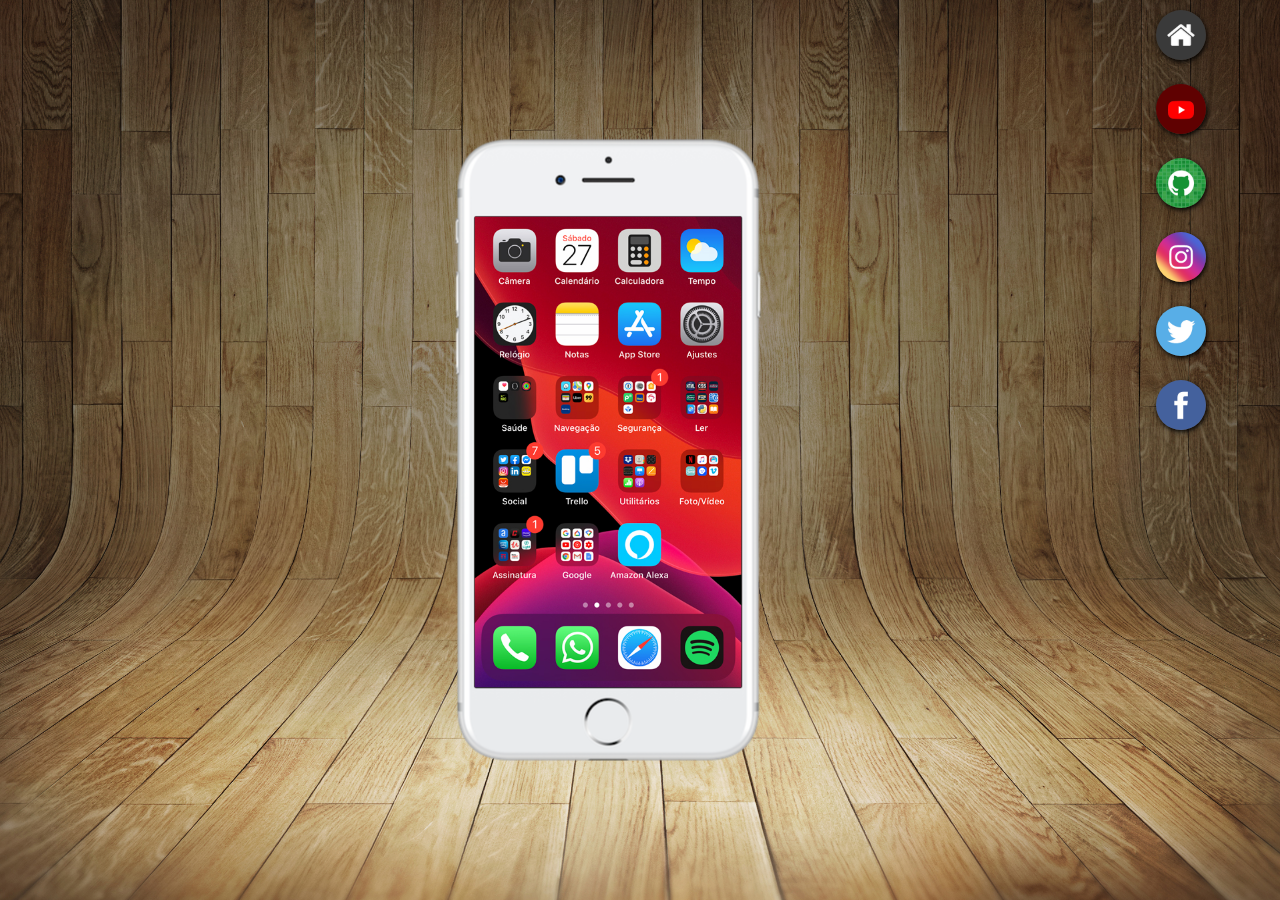
<file: index.html>
<!DOCTYPE html>
<html lang="pt-br">
<head>
    <meta charset="UTF-8">
    <meta http-equiv="X-UA-Compatible" content="IE=edge">
    <meta name="viewport" content="width=device-width, initial-scale=1.0">
    <title>Projeto Redes Sociais</title>
    <link rel="shortcut icon" href="favicon.ico" type="image/x-icon">
    <link rel="stylesheet" href="estilos/style.css">
</head>
<body>
    <main>
        <section id="telefone">
            <iframe src="home.html" frameborder="0" name="tela" id="tela">Seu navegador não é compativel :(</iframe>
        </section>
        <section id="redes-sociais">
            <a href="home.html" target="tela">
                <img src="imagens/logo-home.jpg" alt="Home"></a><br>

            <a href="youtube.html" target="tela">
                <img src="imagens/logo-youtube.jpg" alt="Youtube"></a><br>

            <a href="github.html" target="tela">
                <img src="imagens/logo-github.jpg" alt=""></a><br>

            <a href="instagram.html" target="tela">
                <img src="imagens/logo-instagram.jpg" alt=""></a><br>

            <a href="twitter.html" target="tela">
                <img src="imagens/logo-twitter.jpg" alt=""></a><br>

            <a href="facebook.html" target="tela">
                <img src="imagens/logo-facebook.jpg" alt=""></a><br>

        </section>
    </main>
    
</body>
</html>
</file>
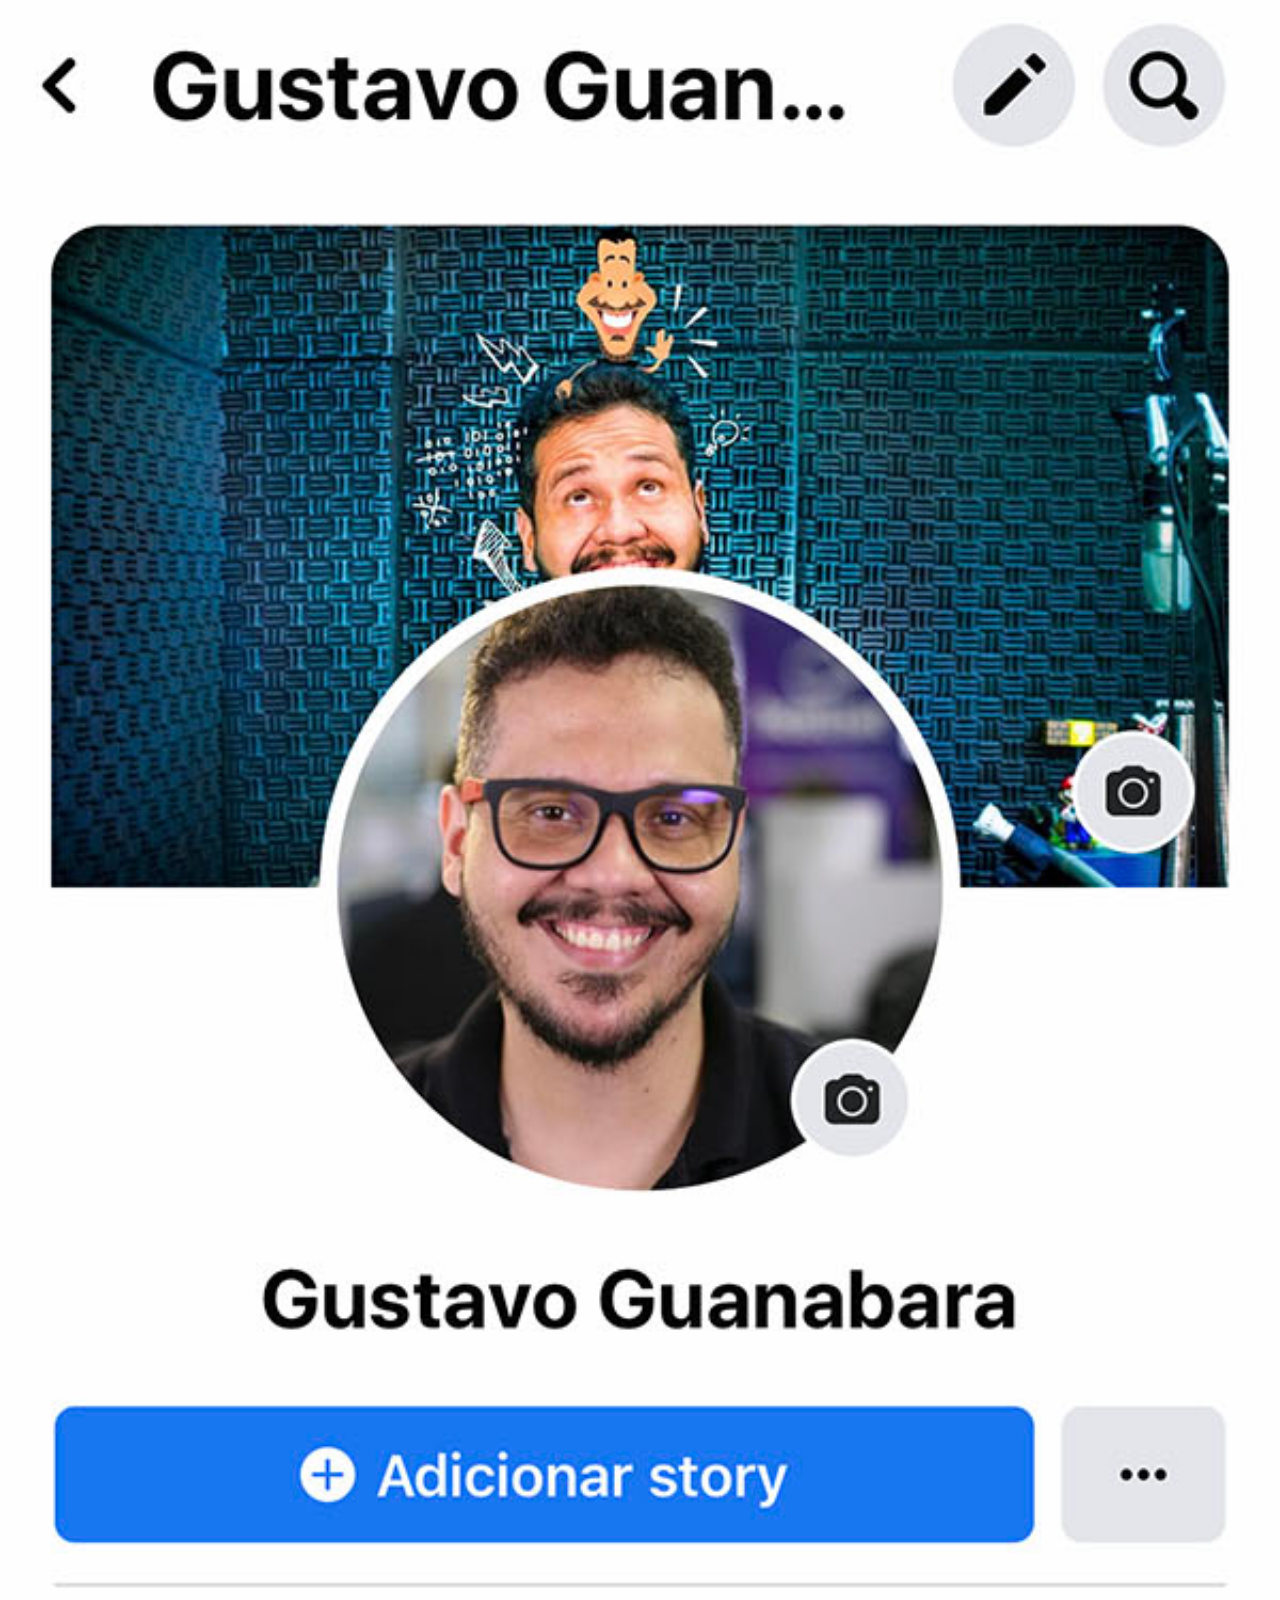
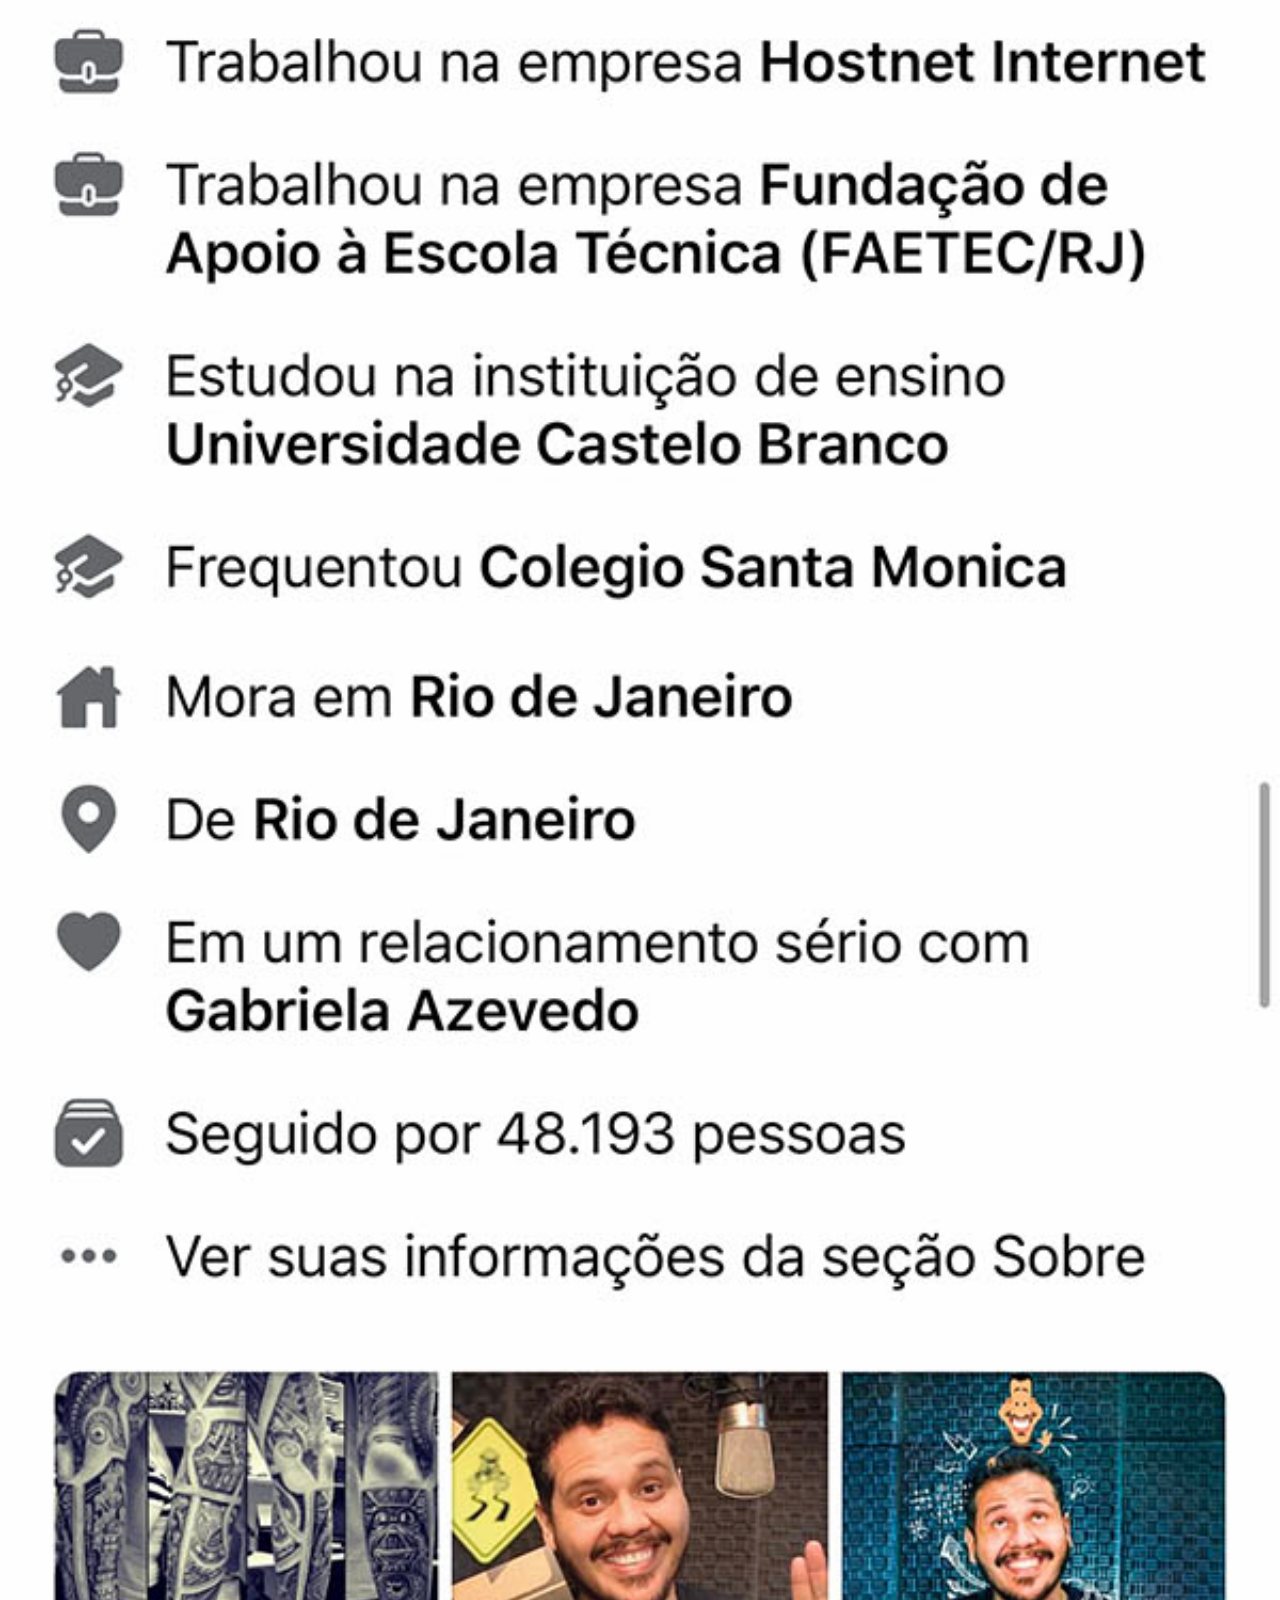
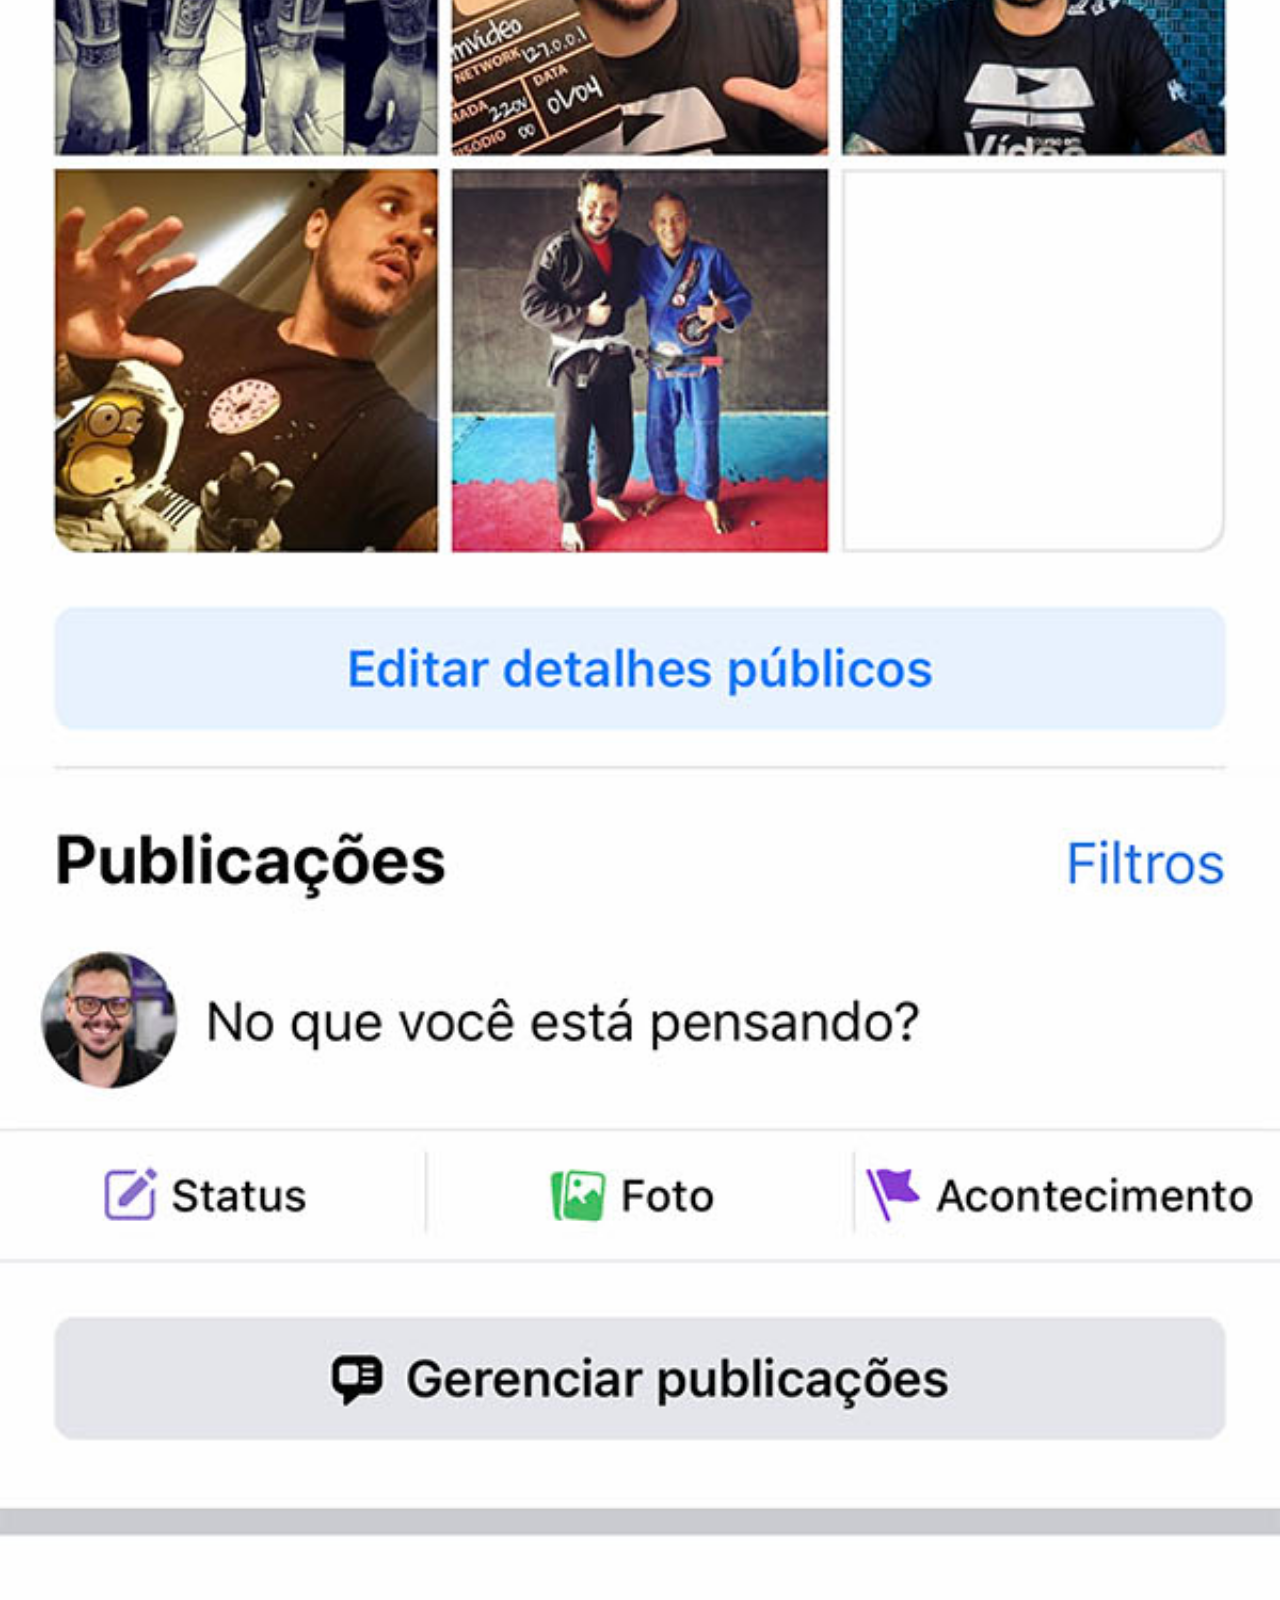
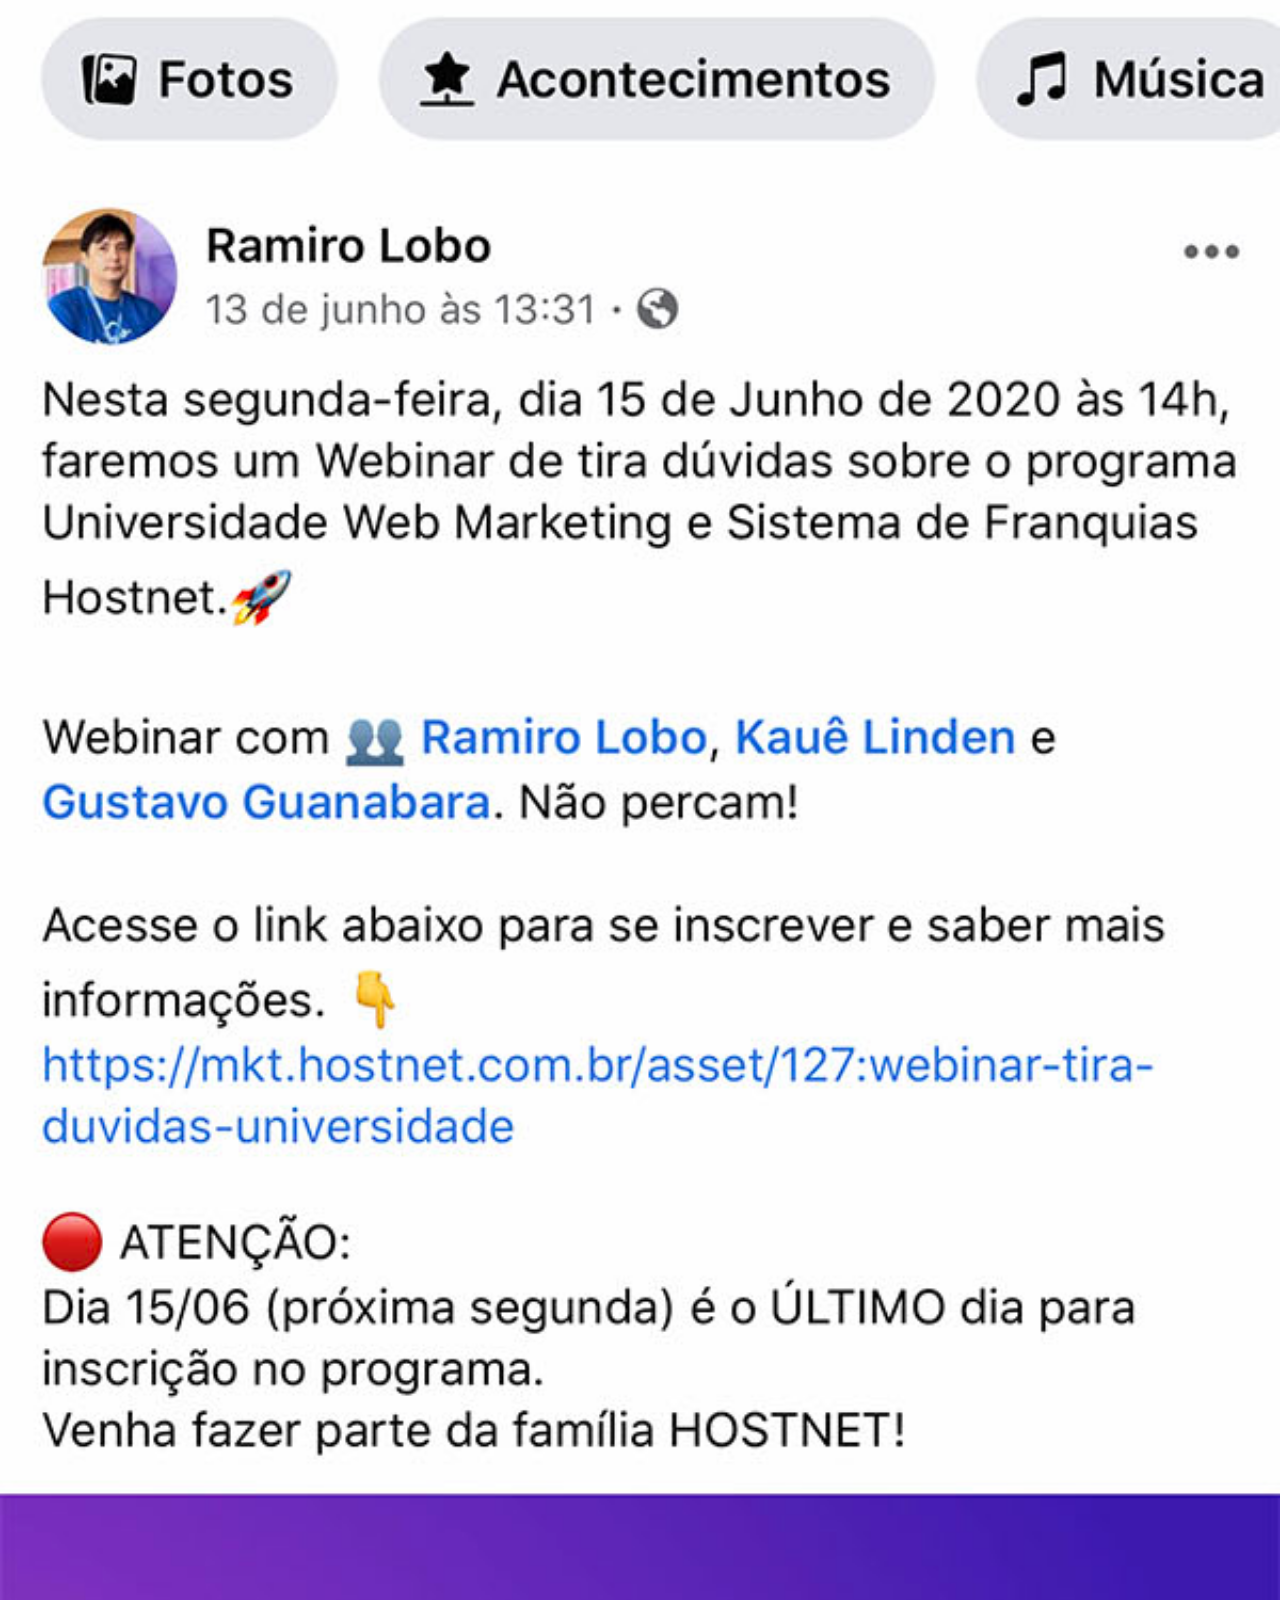
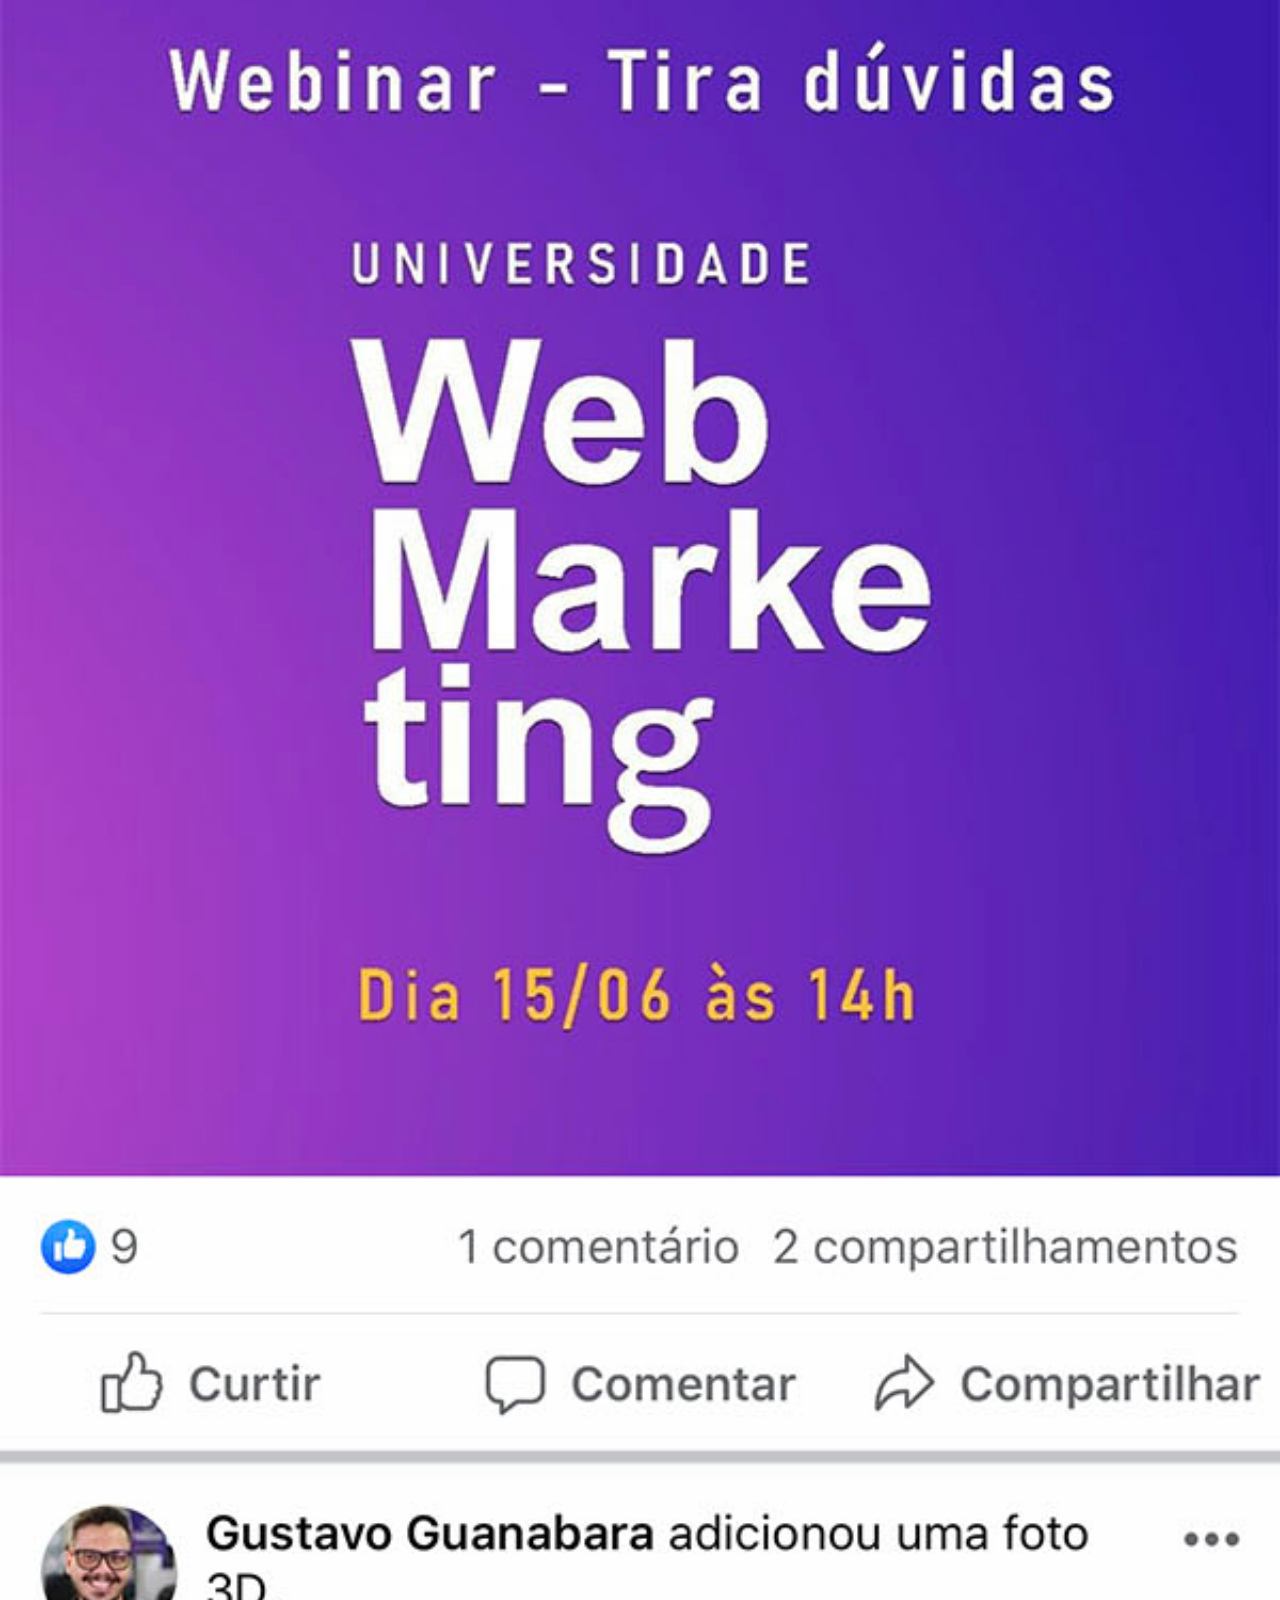
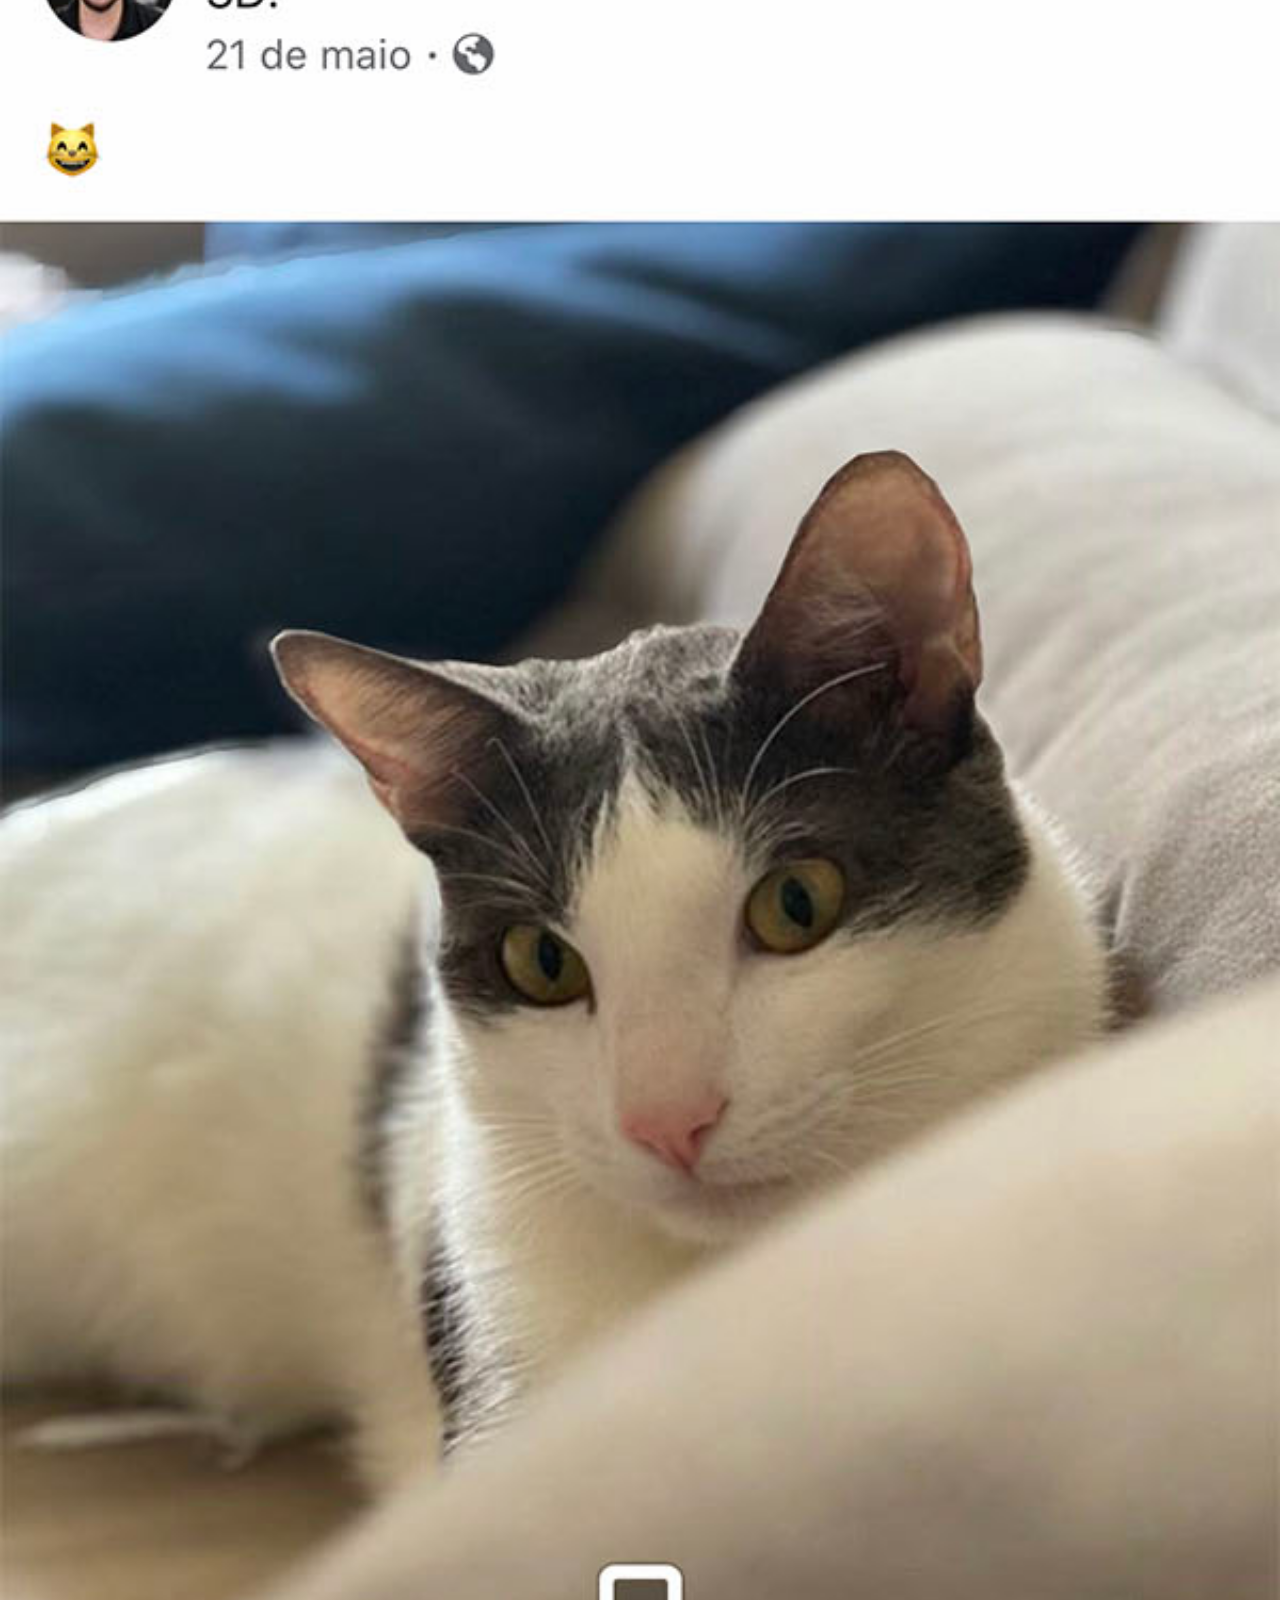
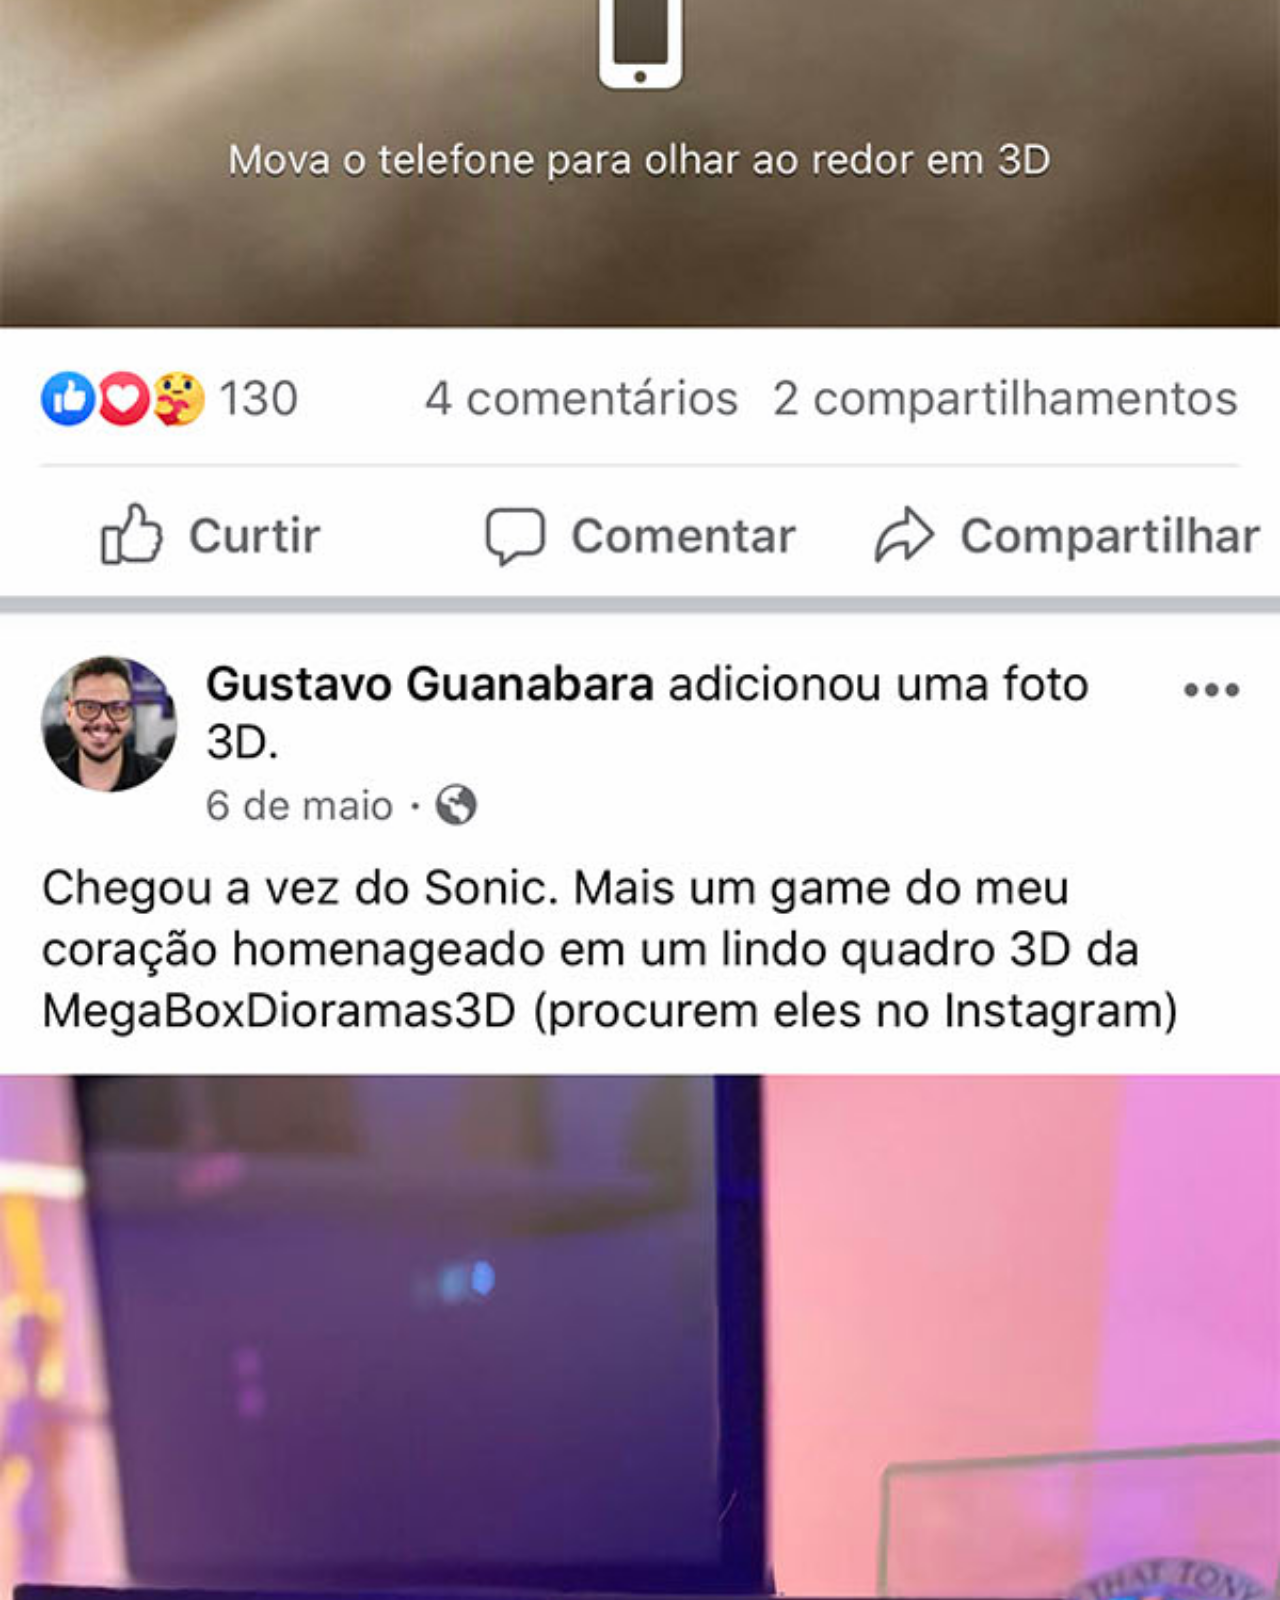
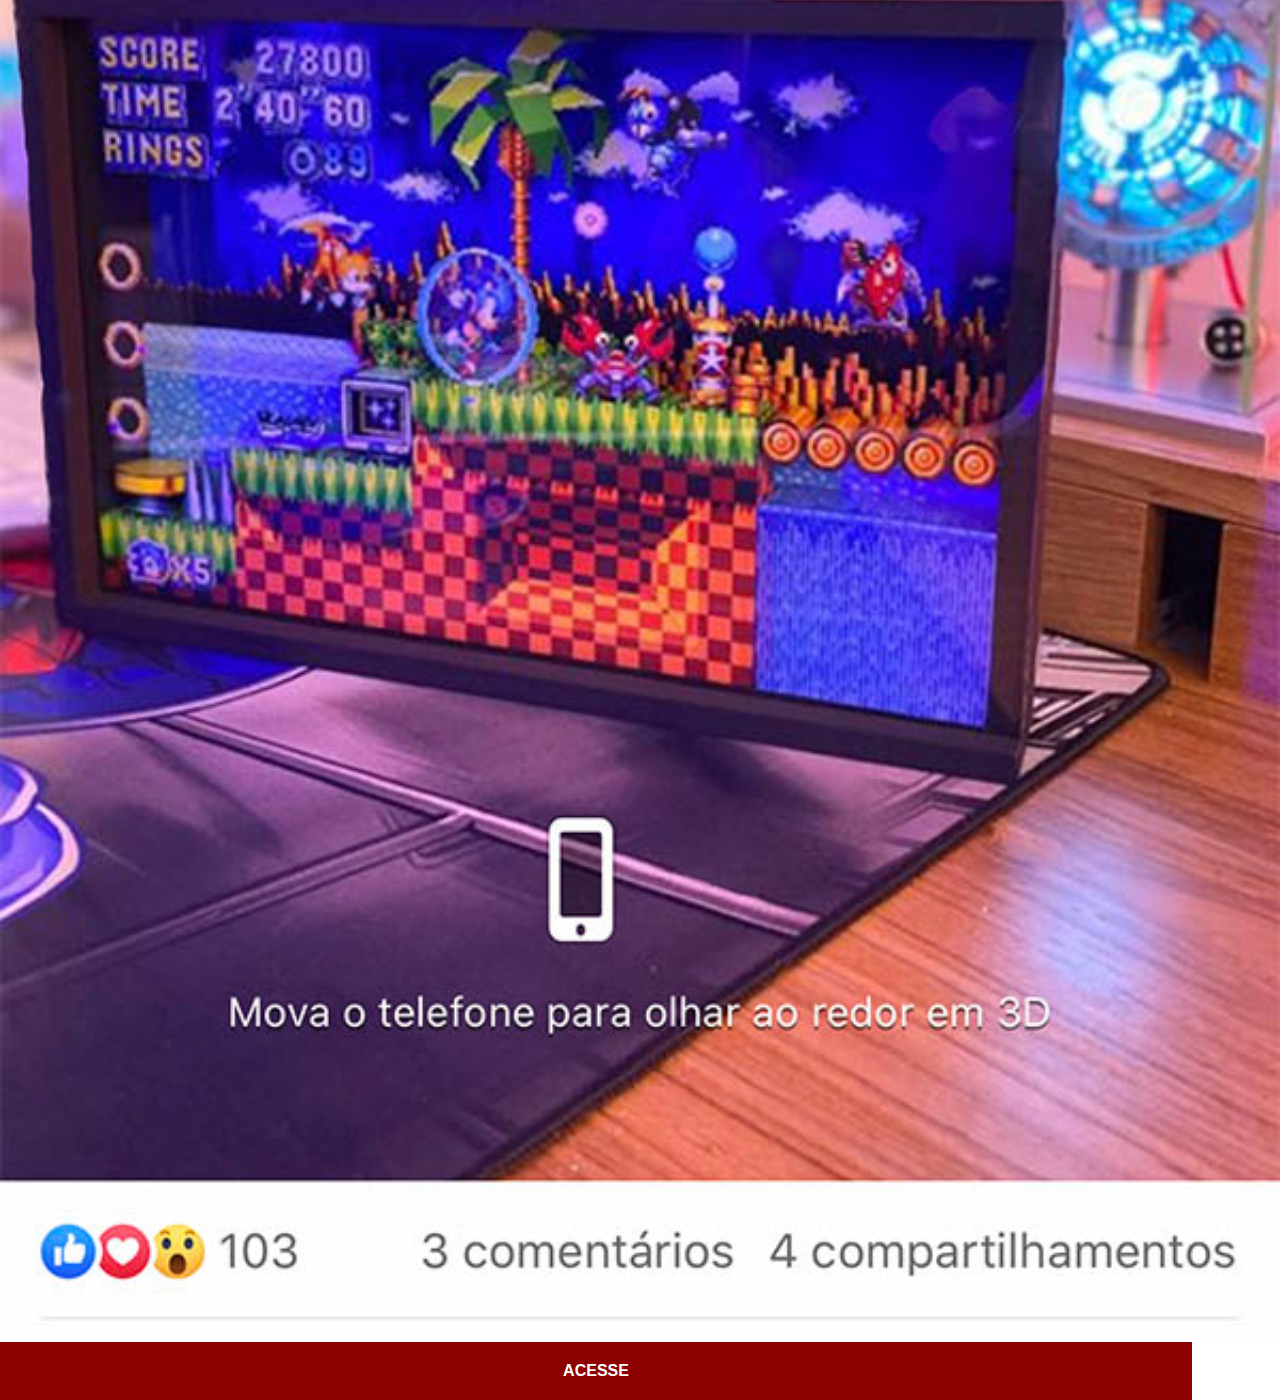
<file: facebook.html>
<!DOCTYPE html>
<html lang="pt-br">
<head>
    <meta charset="UTF-8">
    <meta http-equiv="X-UA-Compatible" content="IE=edge">
    <meta name="viewport" content="width=device-width, initial-scale=1.0">
    <title>Facebook</title>
    <link rel="stylesheet" href="estilos/redes_sociais.css">
</head>
<body>
    <img src="imagens/tela-facebook.jpg" alt="Facebook"><br>
    <a href="https://facebook.com" target="_blank">ACESSE</a>
</body>
</html>
</file>
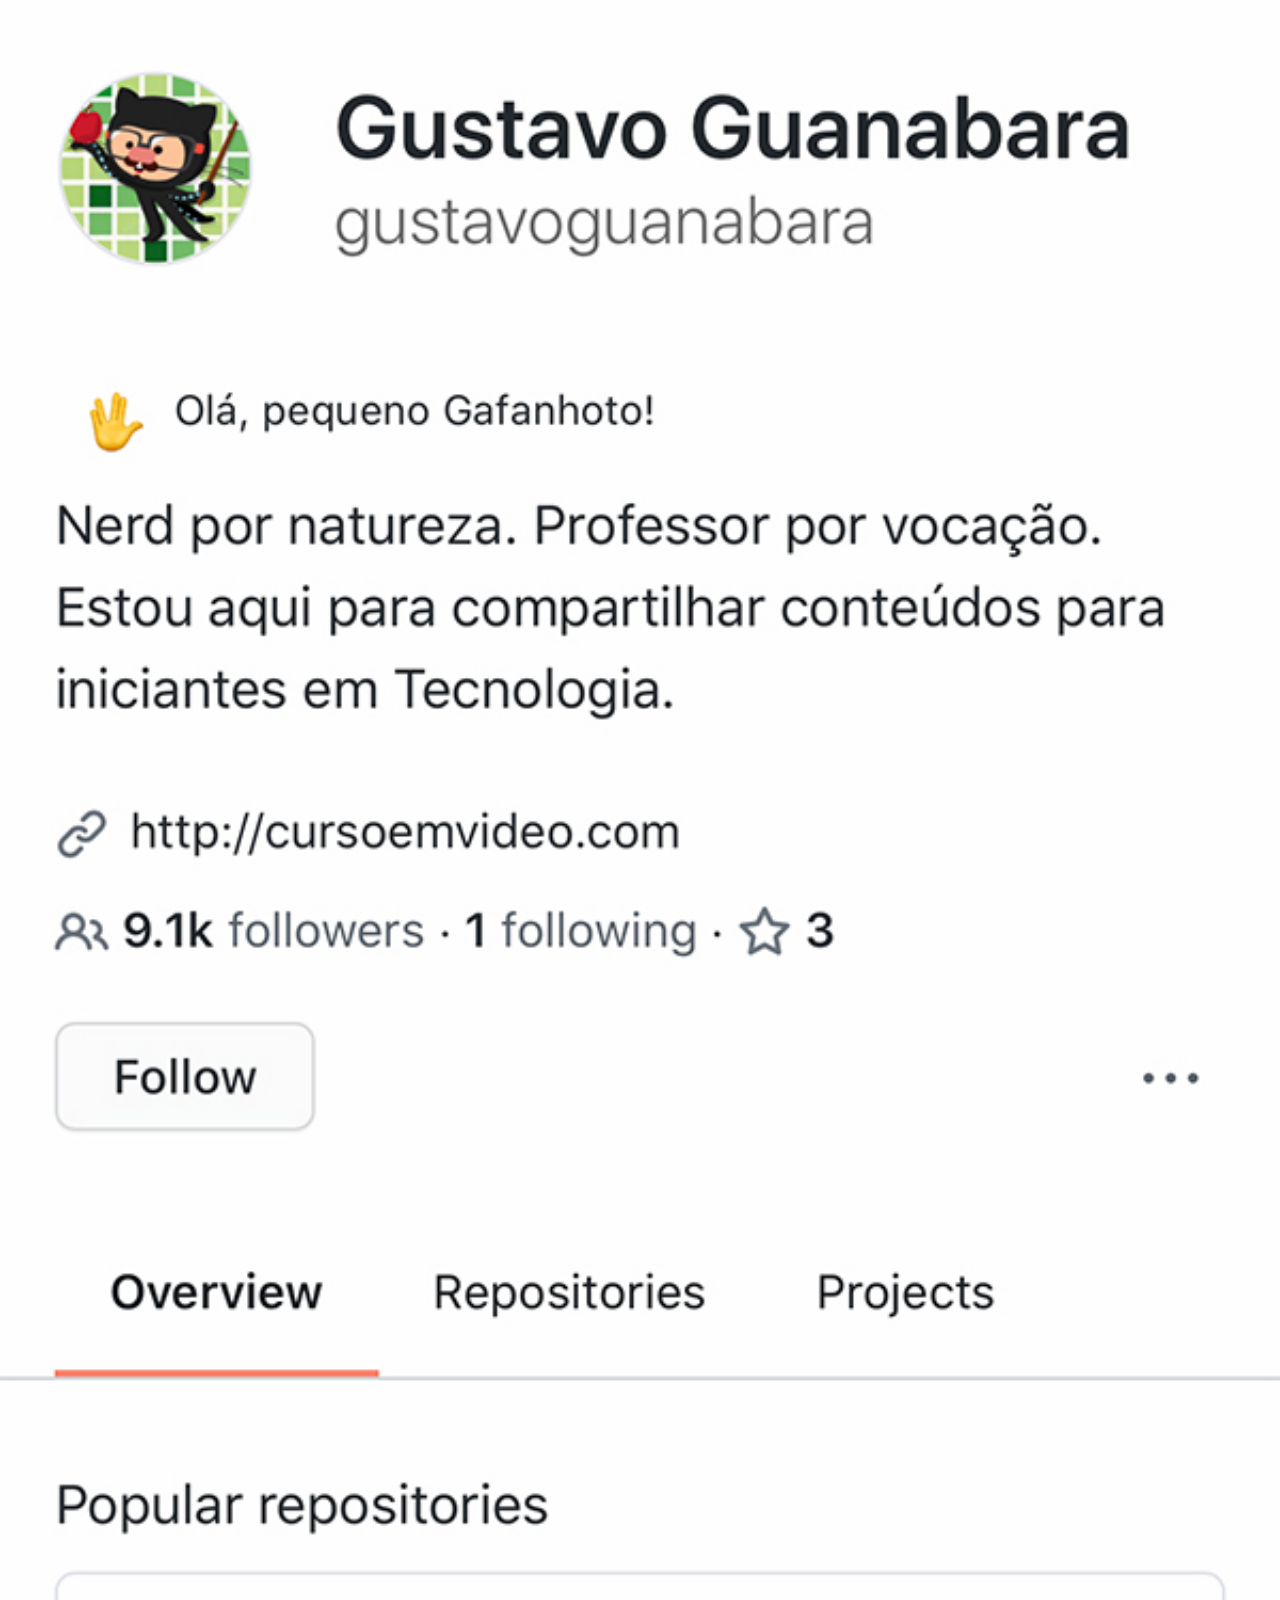
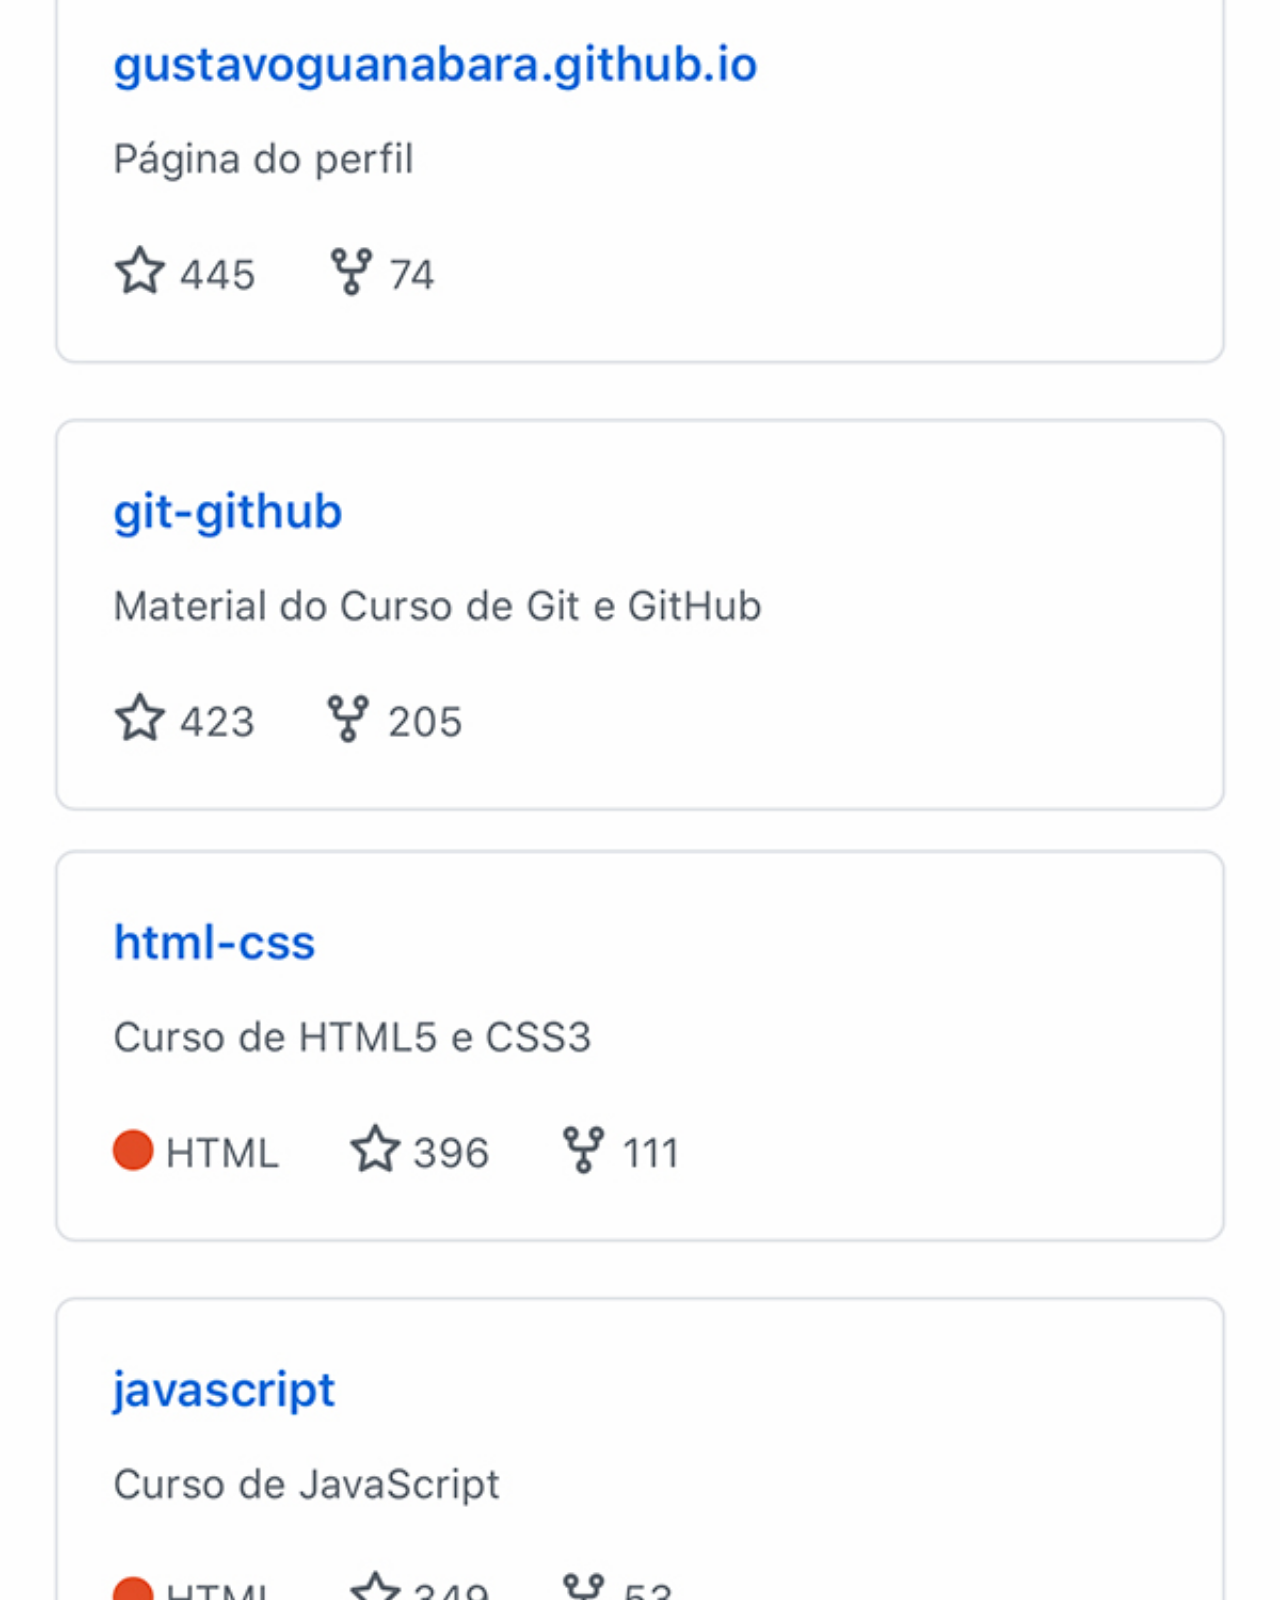
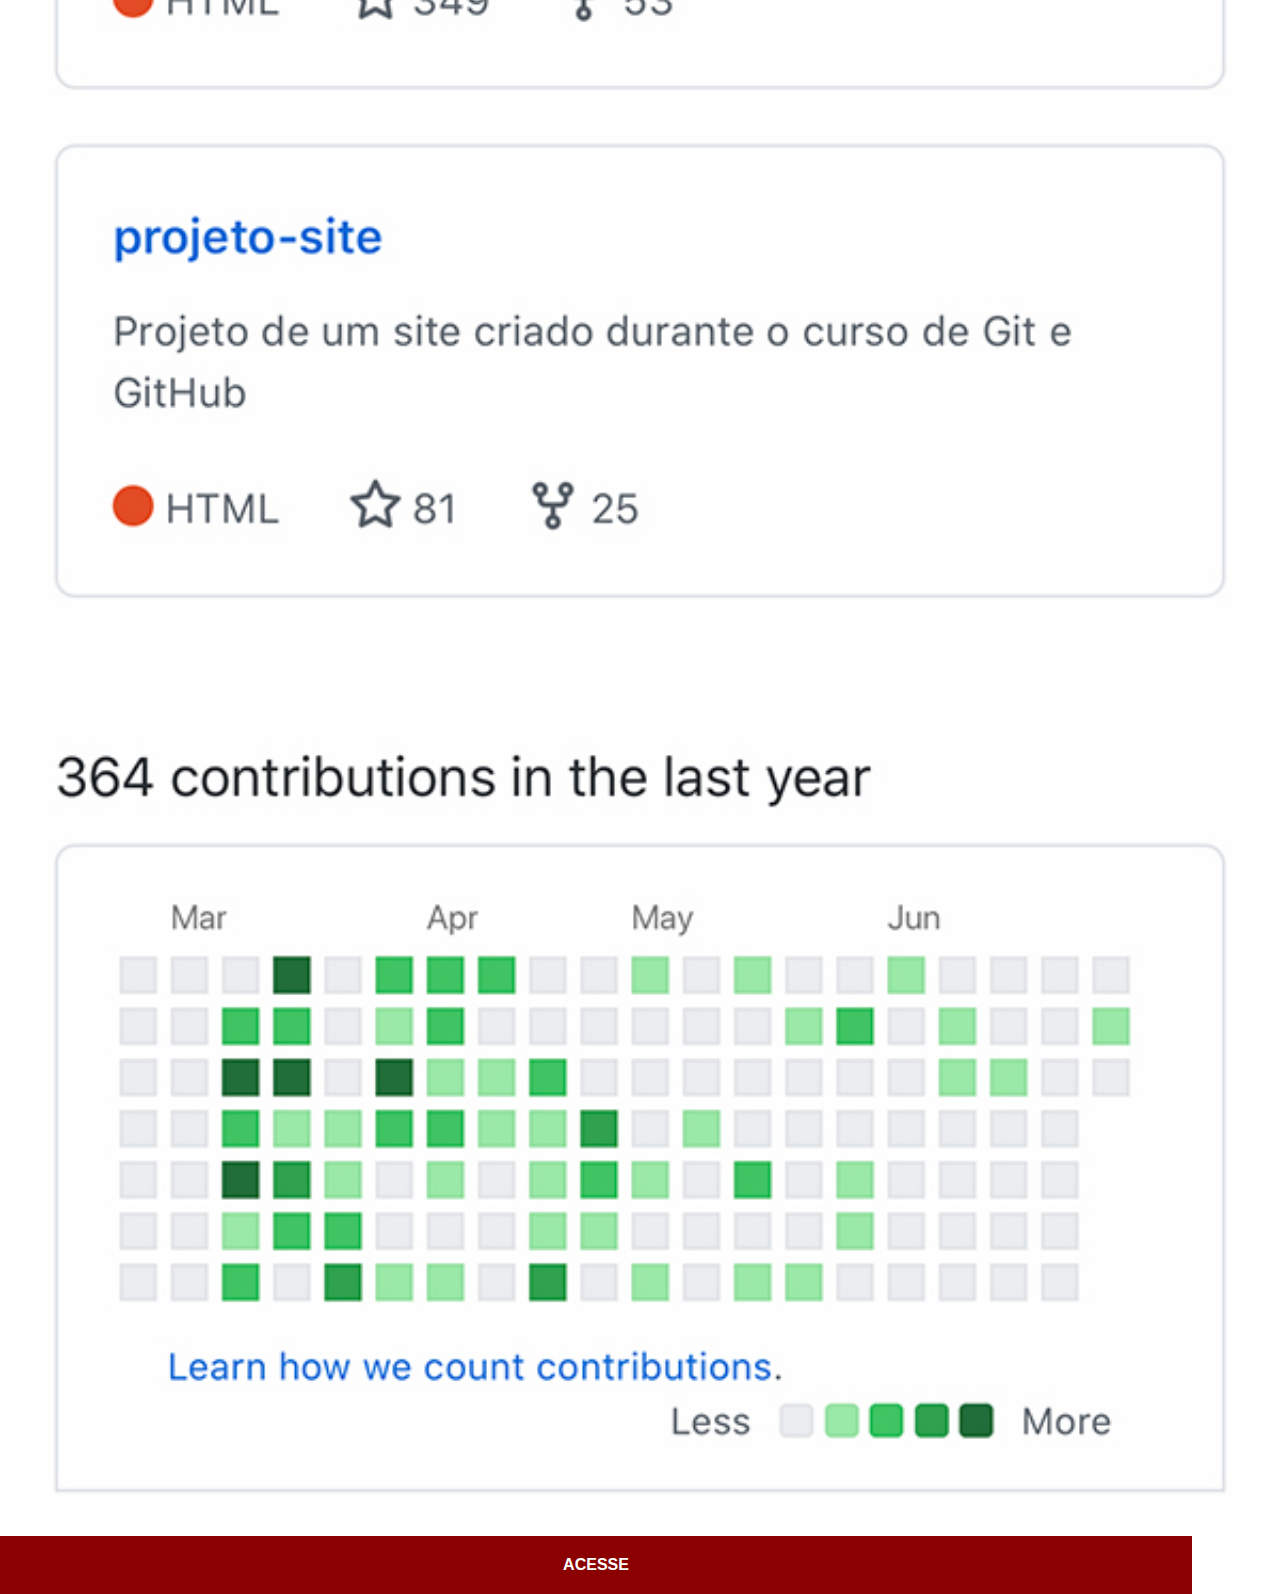
<file: github.html>
<!DOCTYPE html>
<html lang="pt-br">
<head>
    <meta charset="UTF-8">
    <meta http-equiv="X-UA-Compatible" content="IE=edge">
    <meta name="viewport" content="width=device-width, initial-scale=1.0">
    <title>Github</title>
    <link rel="stylesheet" href="estilos/redes_sociais.css">
</head>
<body>
    <img src="imagens/tela-github.jpg" alt=""><br>
    <a href="https://github.com" target="_blank">ACESSE</a>
</body>
</html>
</file>
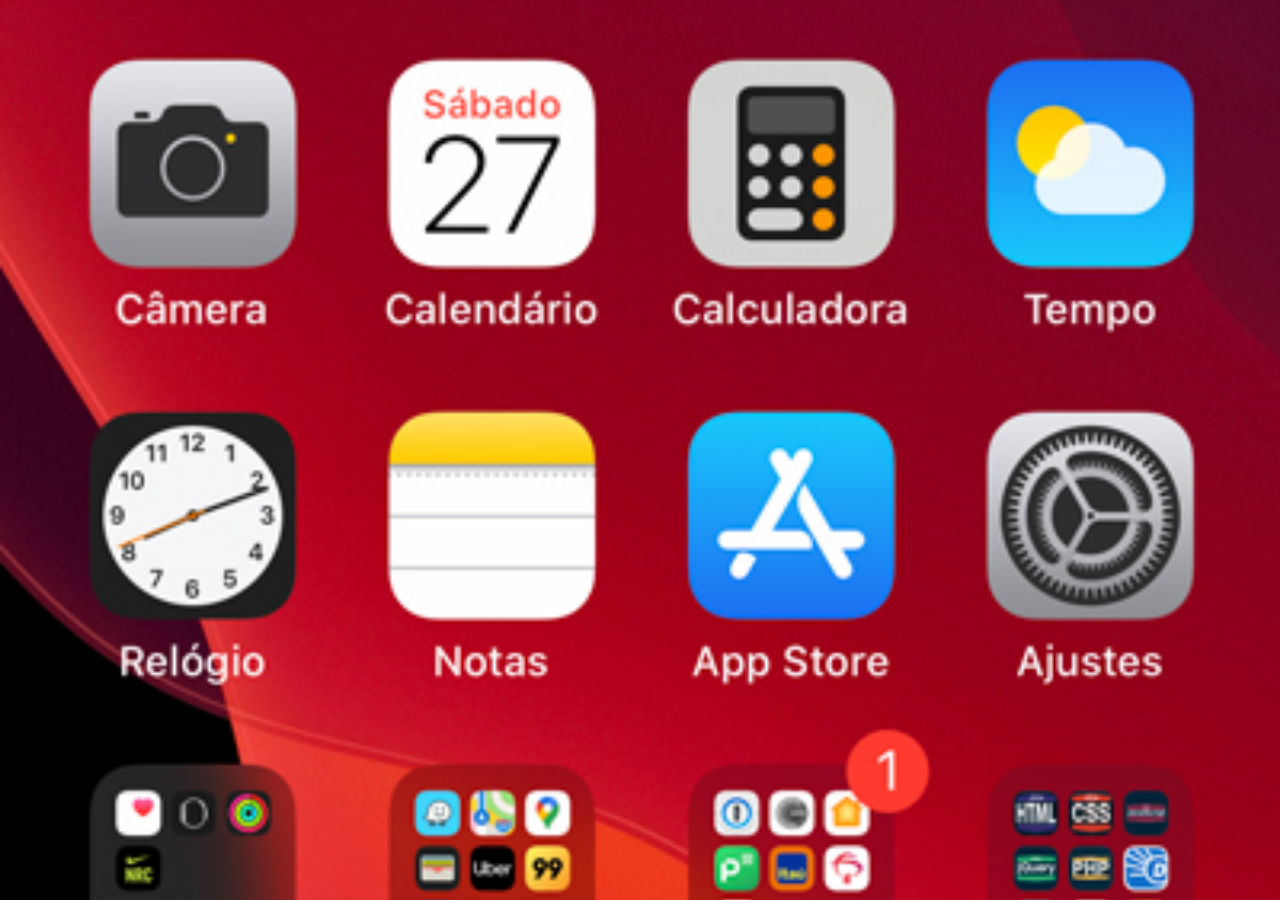
<file: home.html>
<!DOCTYPE html>
<html lang="pr-br">
<head>
    <meta charset="UTF-8">
    <meta http-equiv="X-UA-Compatible" content="IE=edge">
    <meta name="viewport" content="width=device-width, initial-scale=1.0">
    <title>Home</title>
    <style>
        *{
            margin:0px;
            padding:0px;
        }
        body{
            height: 100vh;
            width: 100vw;
            background: black url(imagens/tela-home.jpg)no-repeat top center/cover;
        }
    </style>
</head>
<body>
    
</body>
</html>
</file>
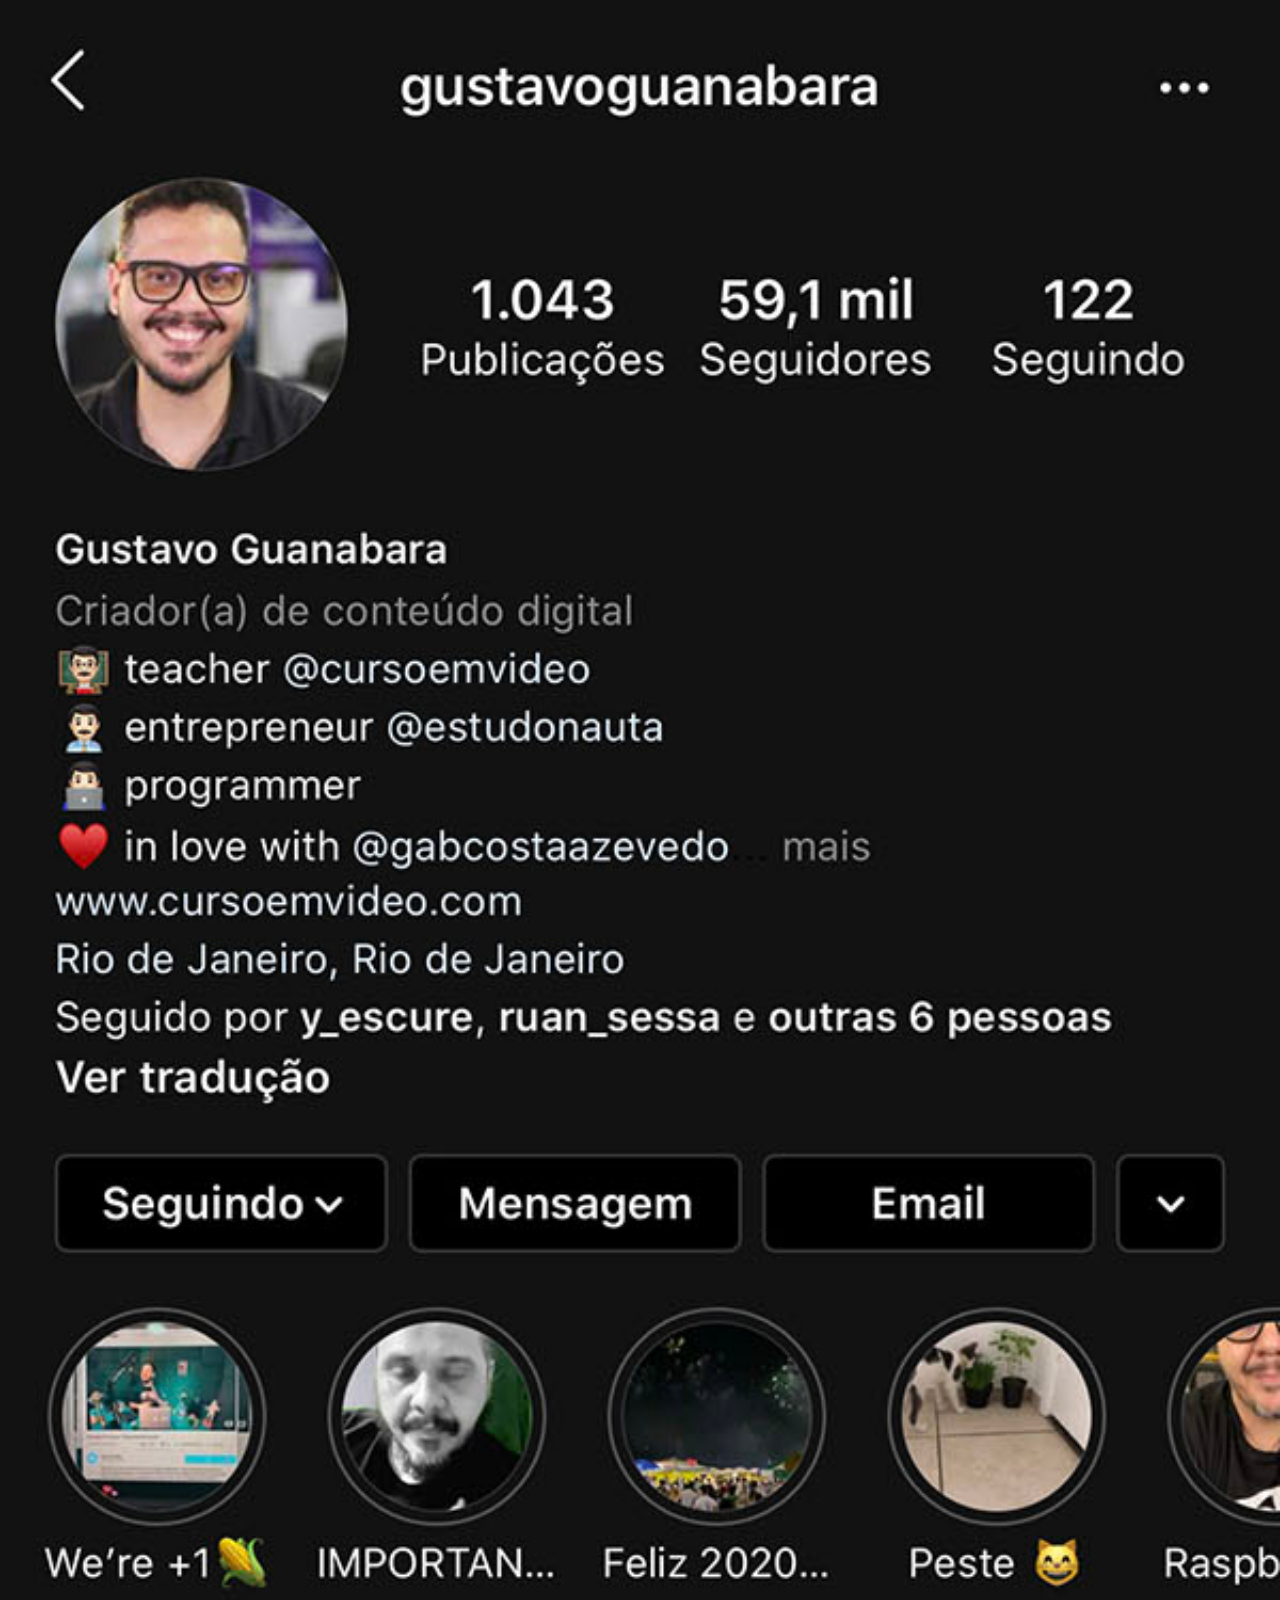
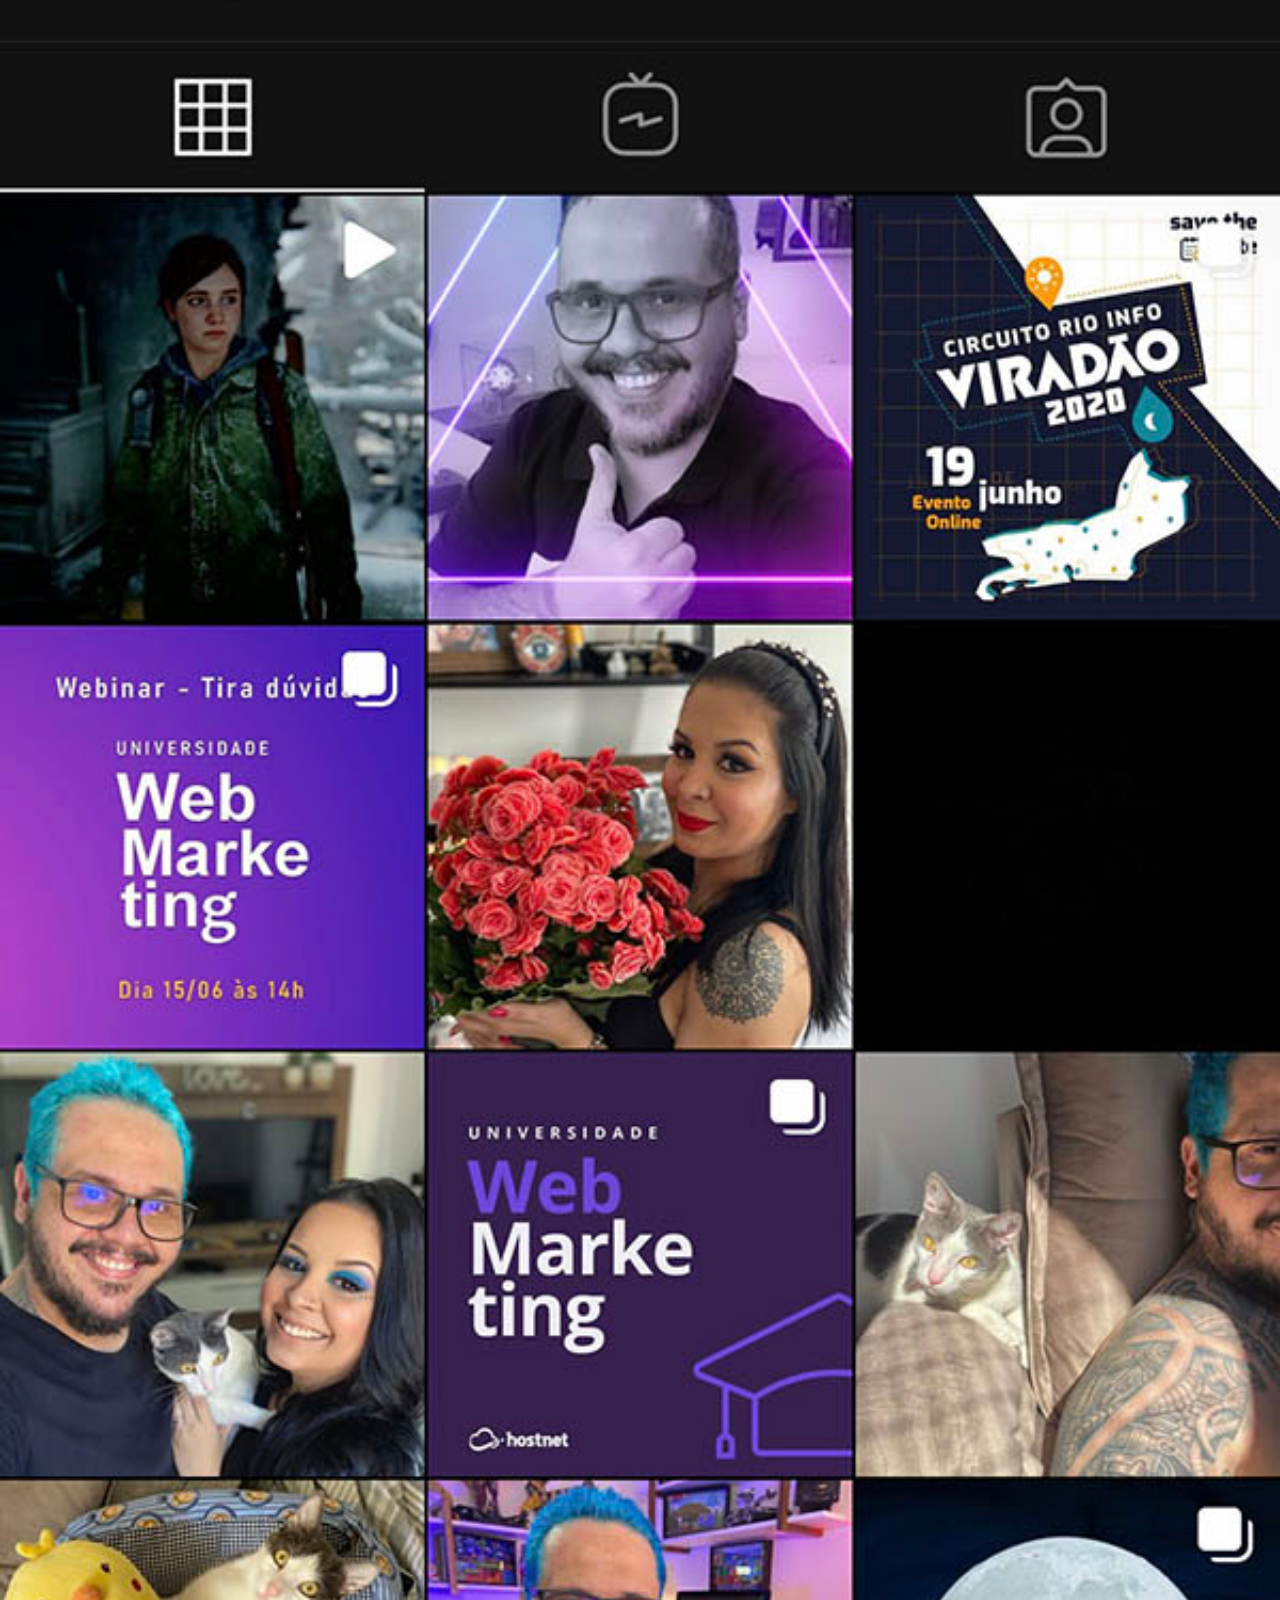
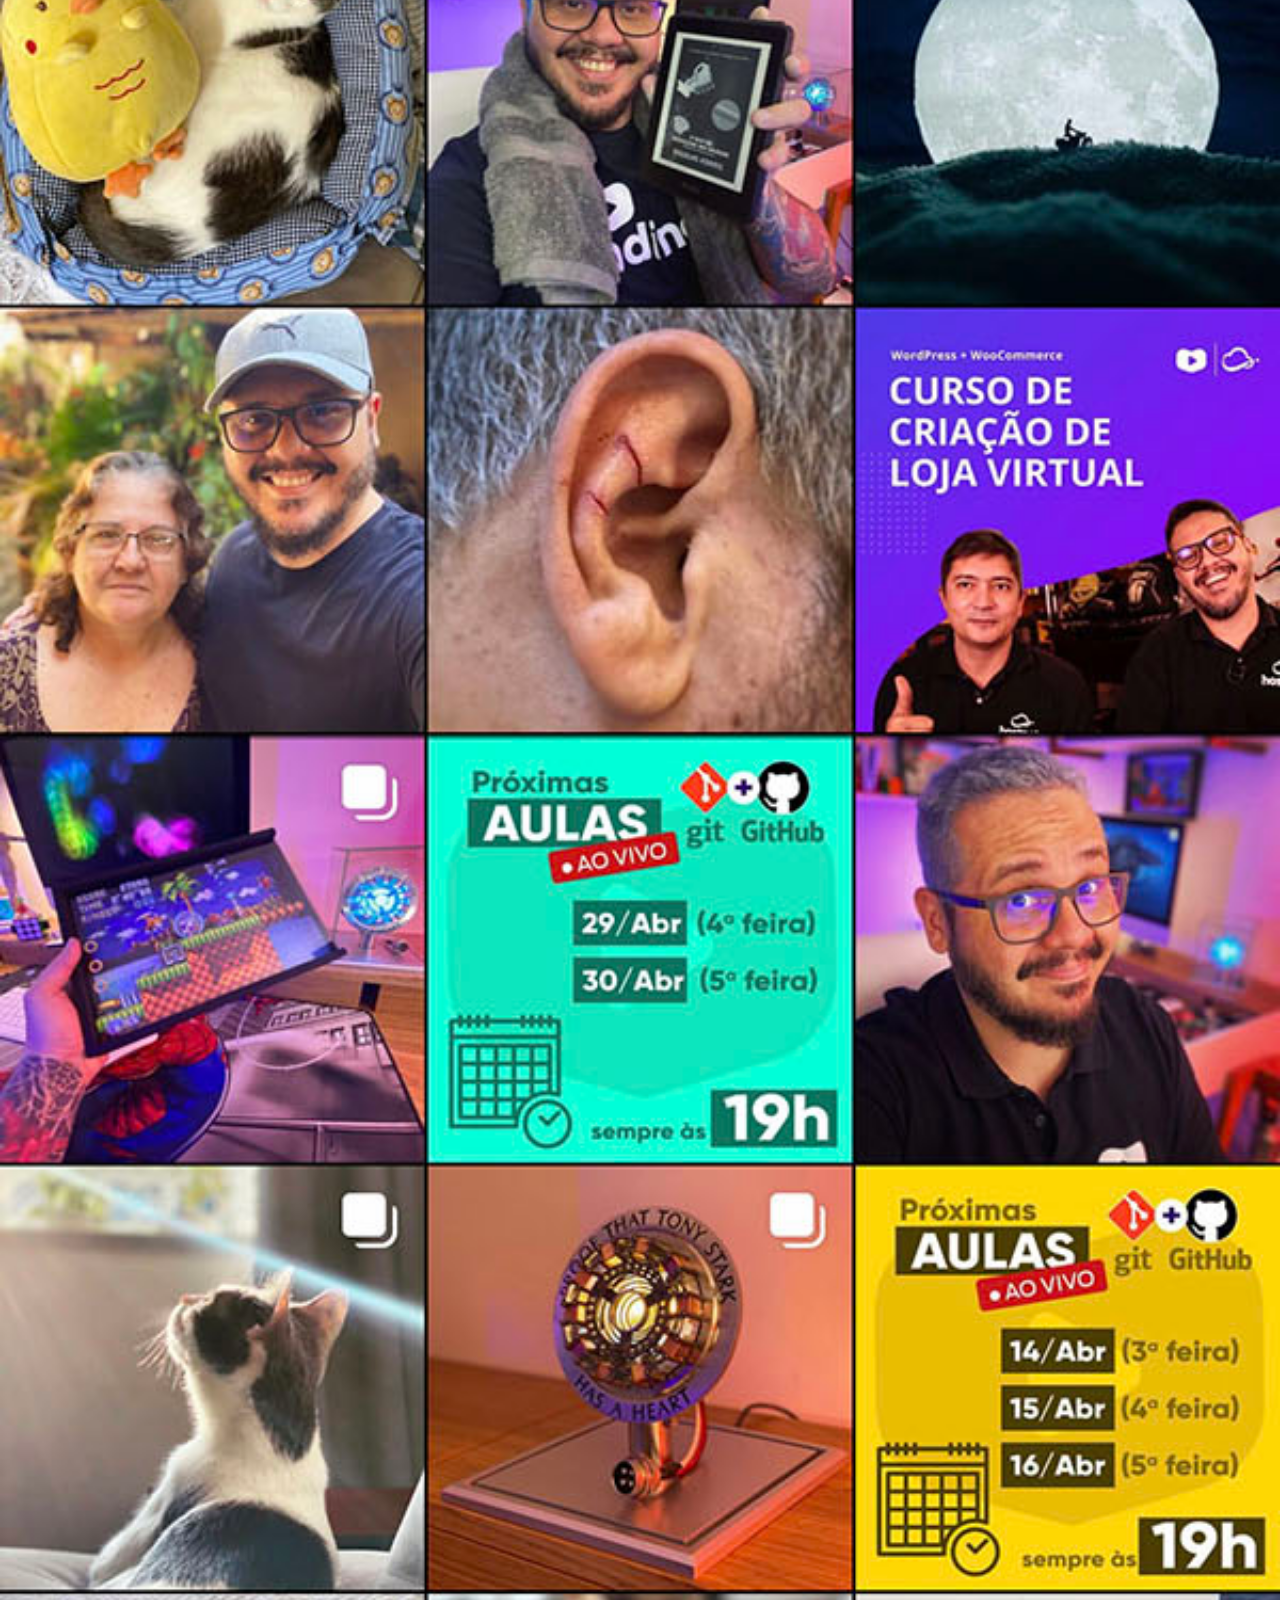
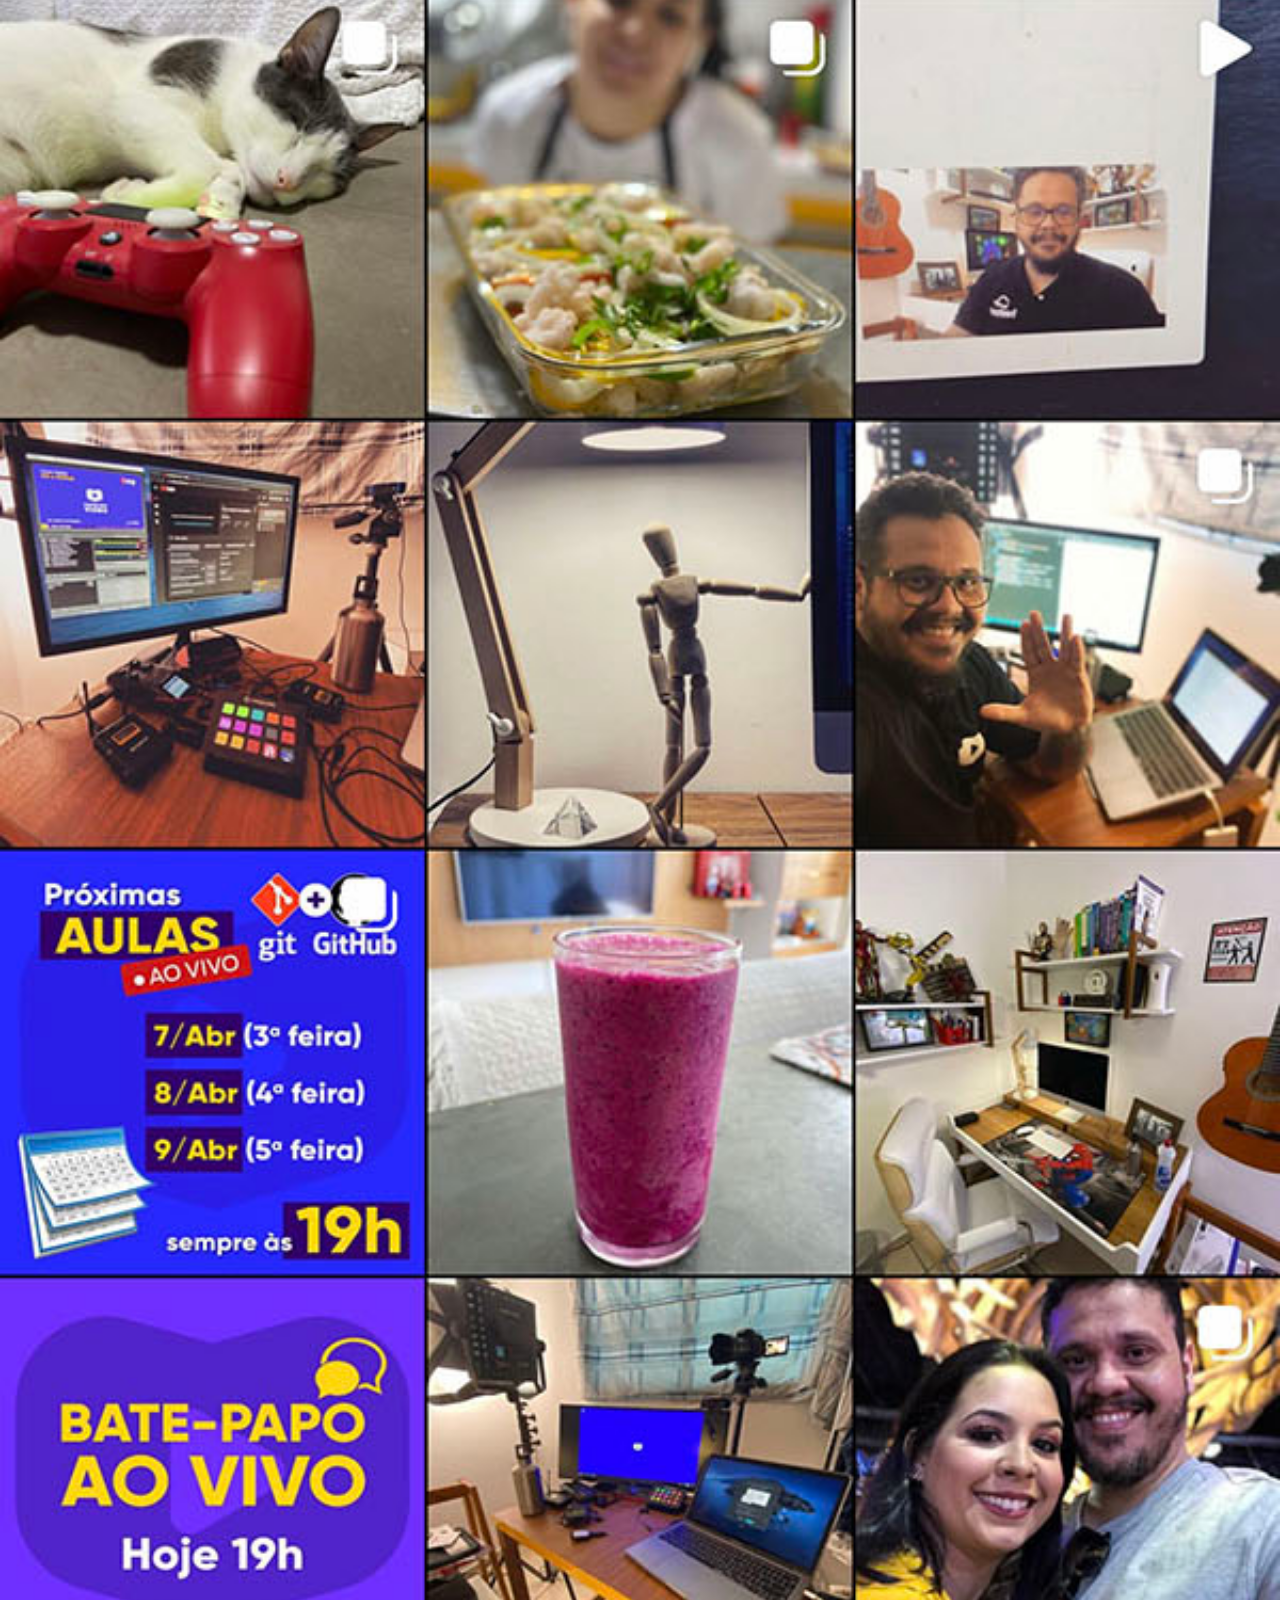
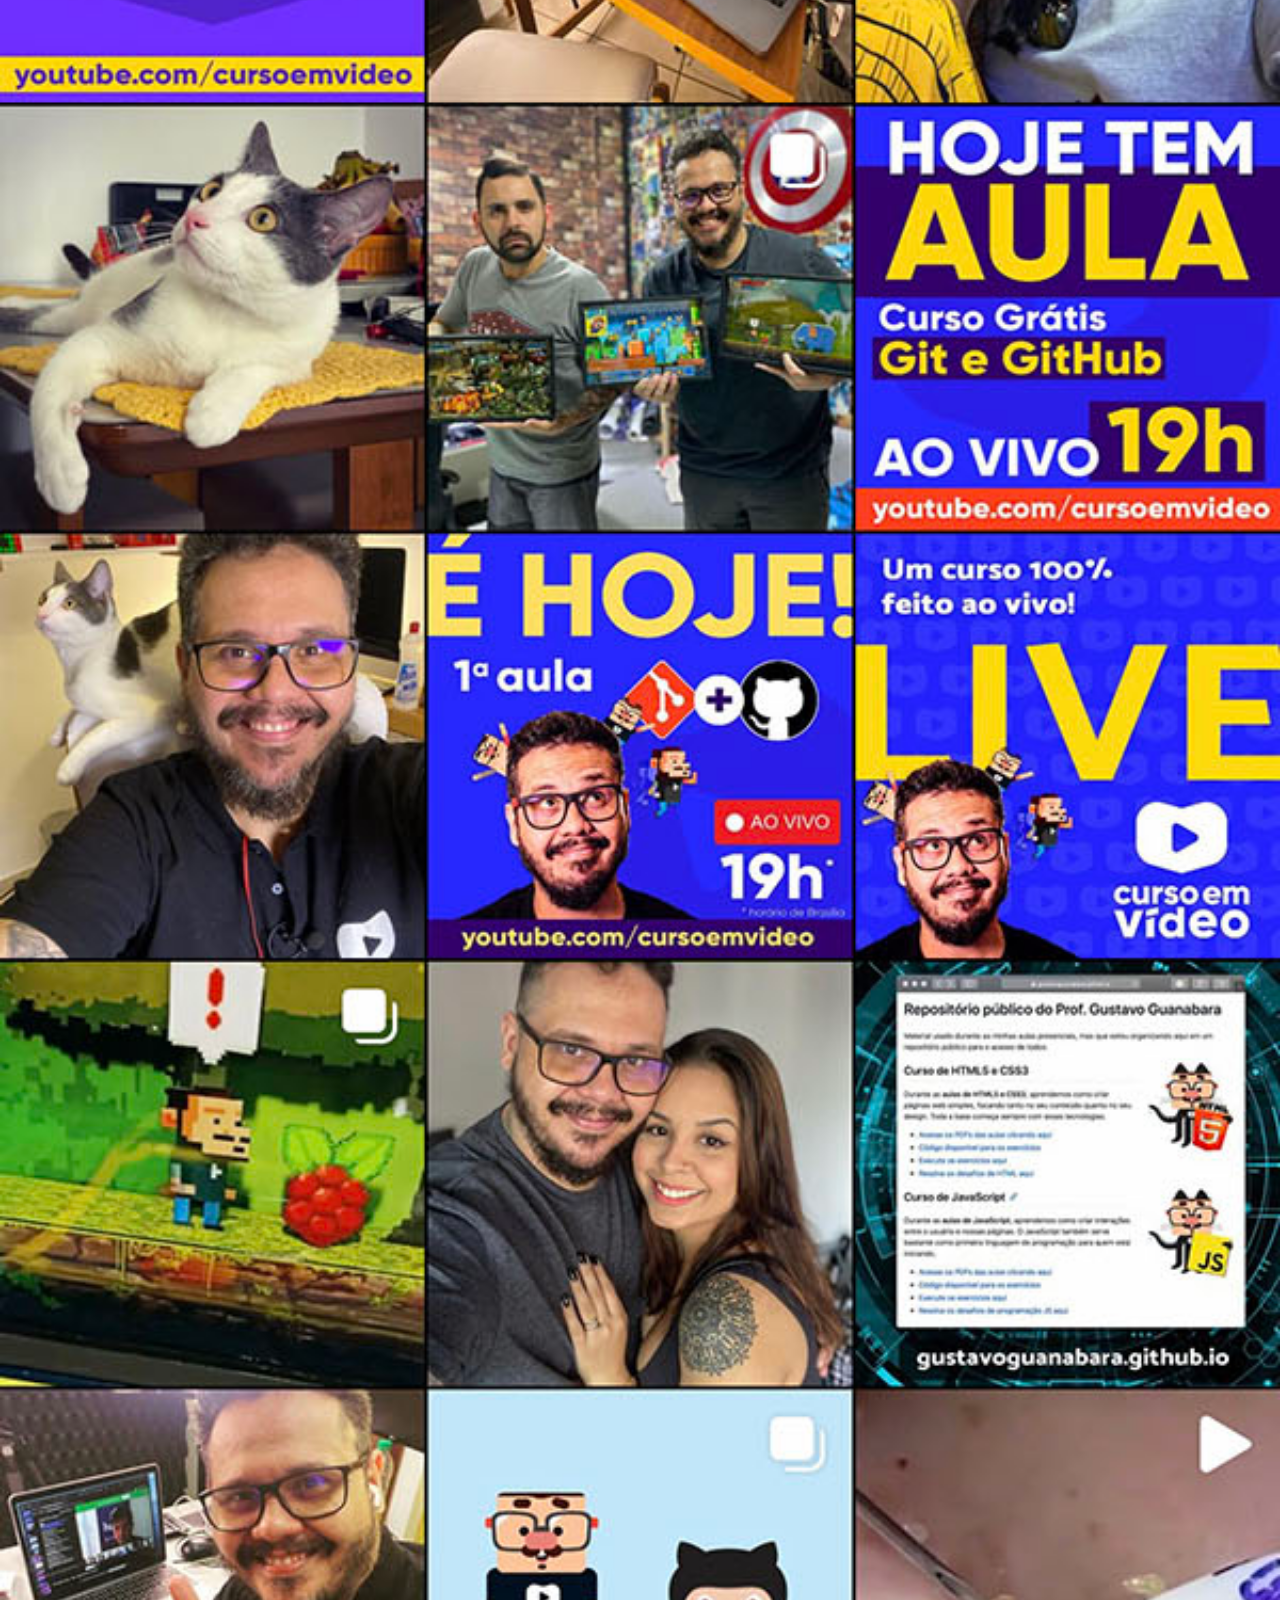
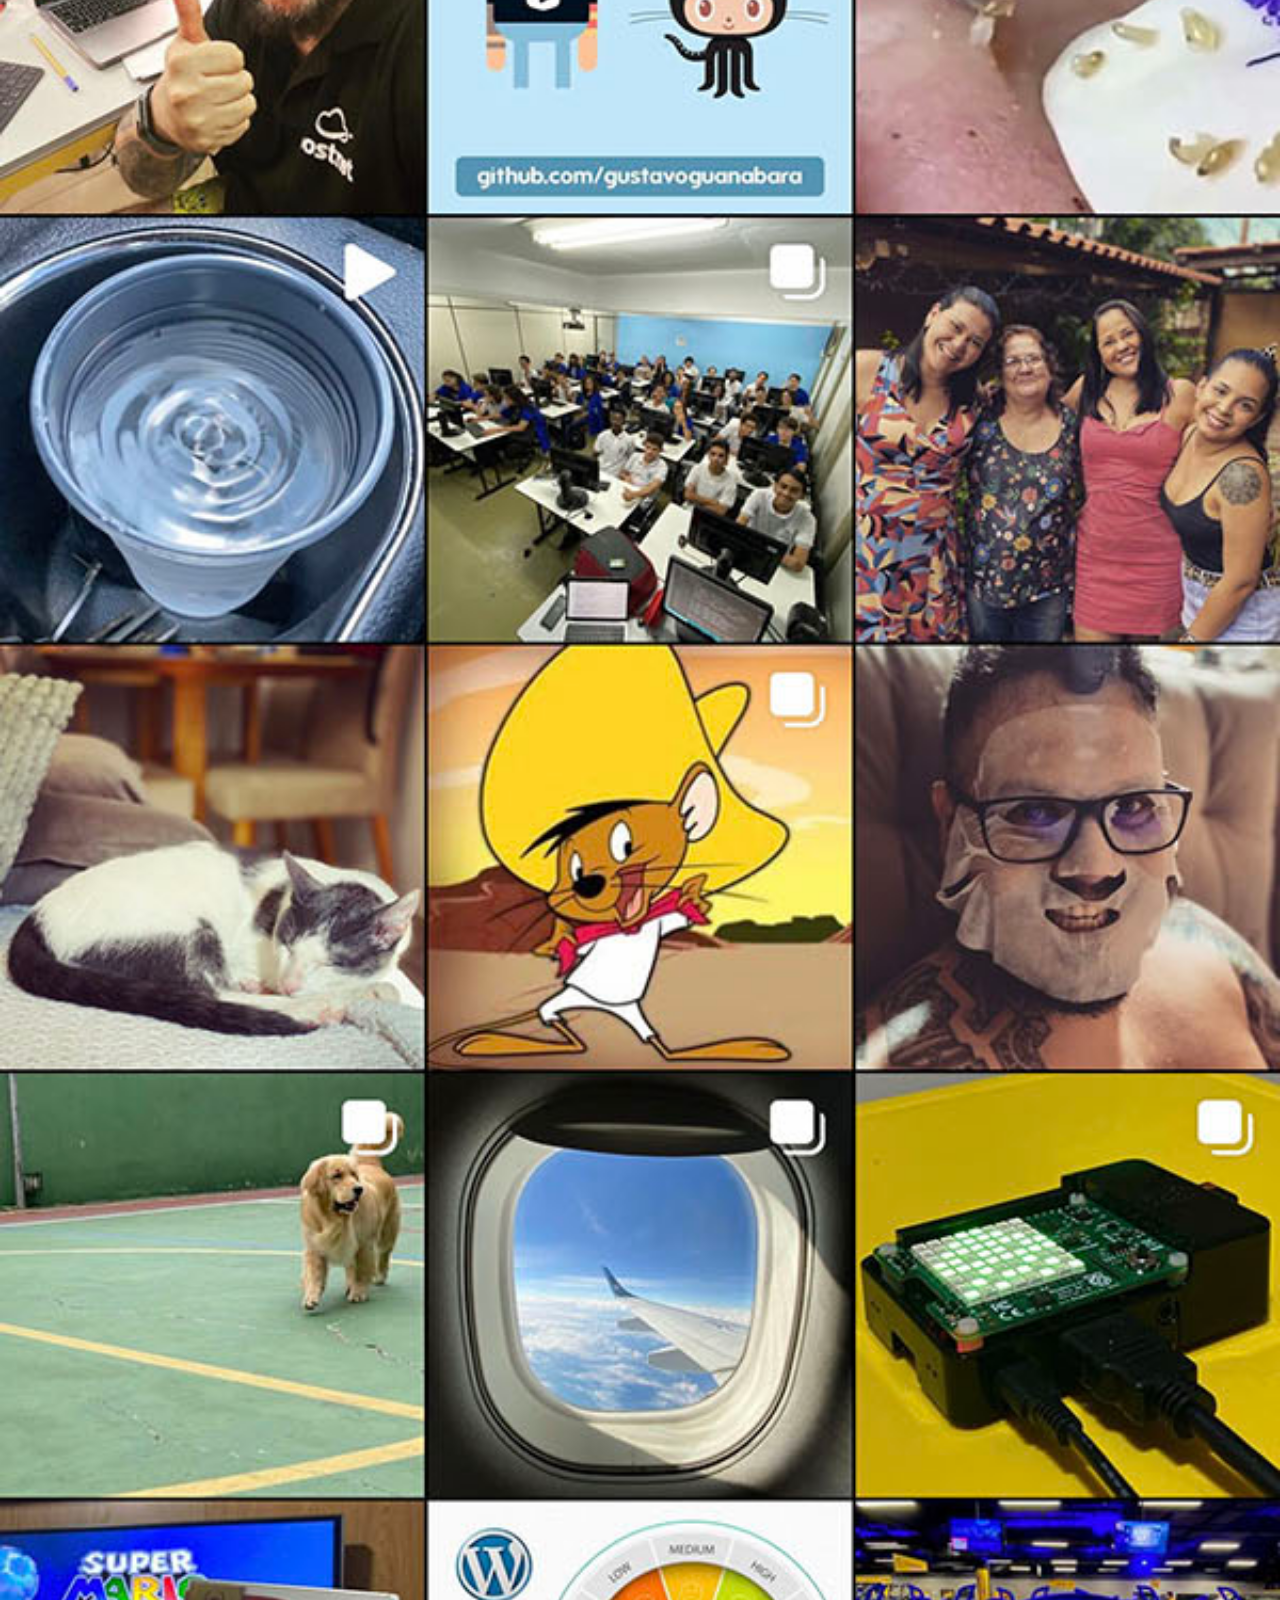
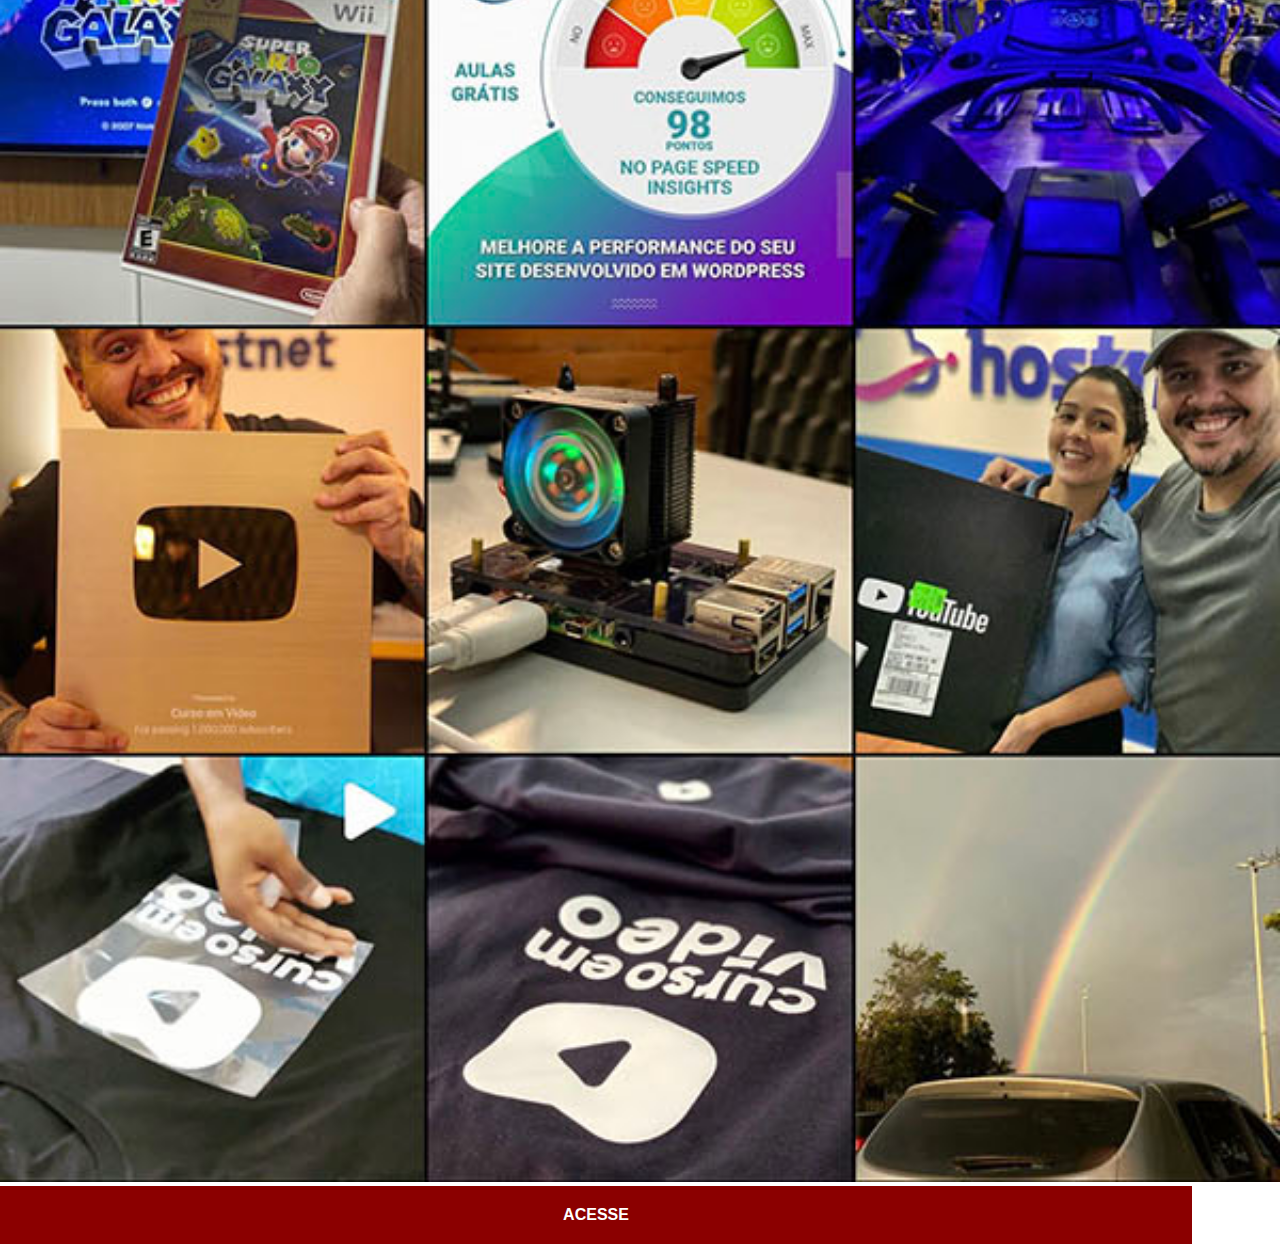
<file: instagram.html>
<!DOCTYPE html>
<html lang="pt-br">
<head>
    <meta charset="UTF-8">
    <meta http-equiv="X-UA-Compatible" content="IE=edge">
    <meta name="viewport" content="width=device-width, initial-scale=1.0">
    <title>instagram</title>
    <link rel="stylesheet" href="estilos/redes_sociais.css">
</head>
<body>
    <img src="imagens/tela-instagram.jpg" alt="instagram"><br>
    <a href="https://instagram.com" target="_blank">ACESSE</a>
</body>
</html>
</file>
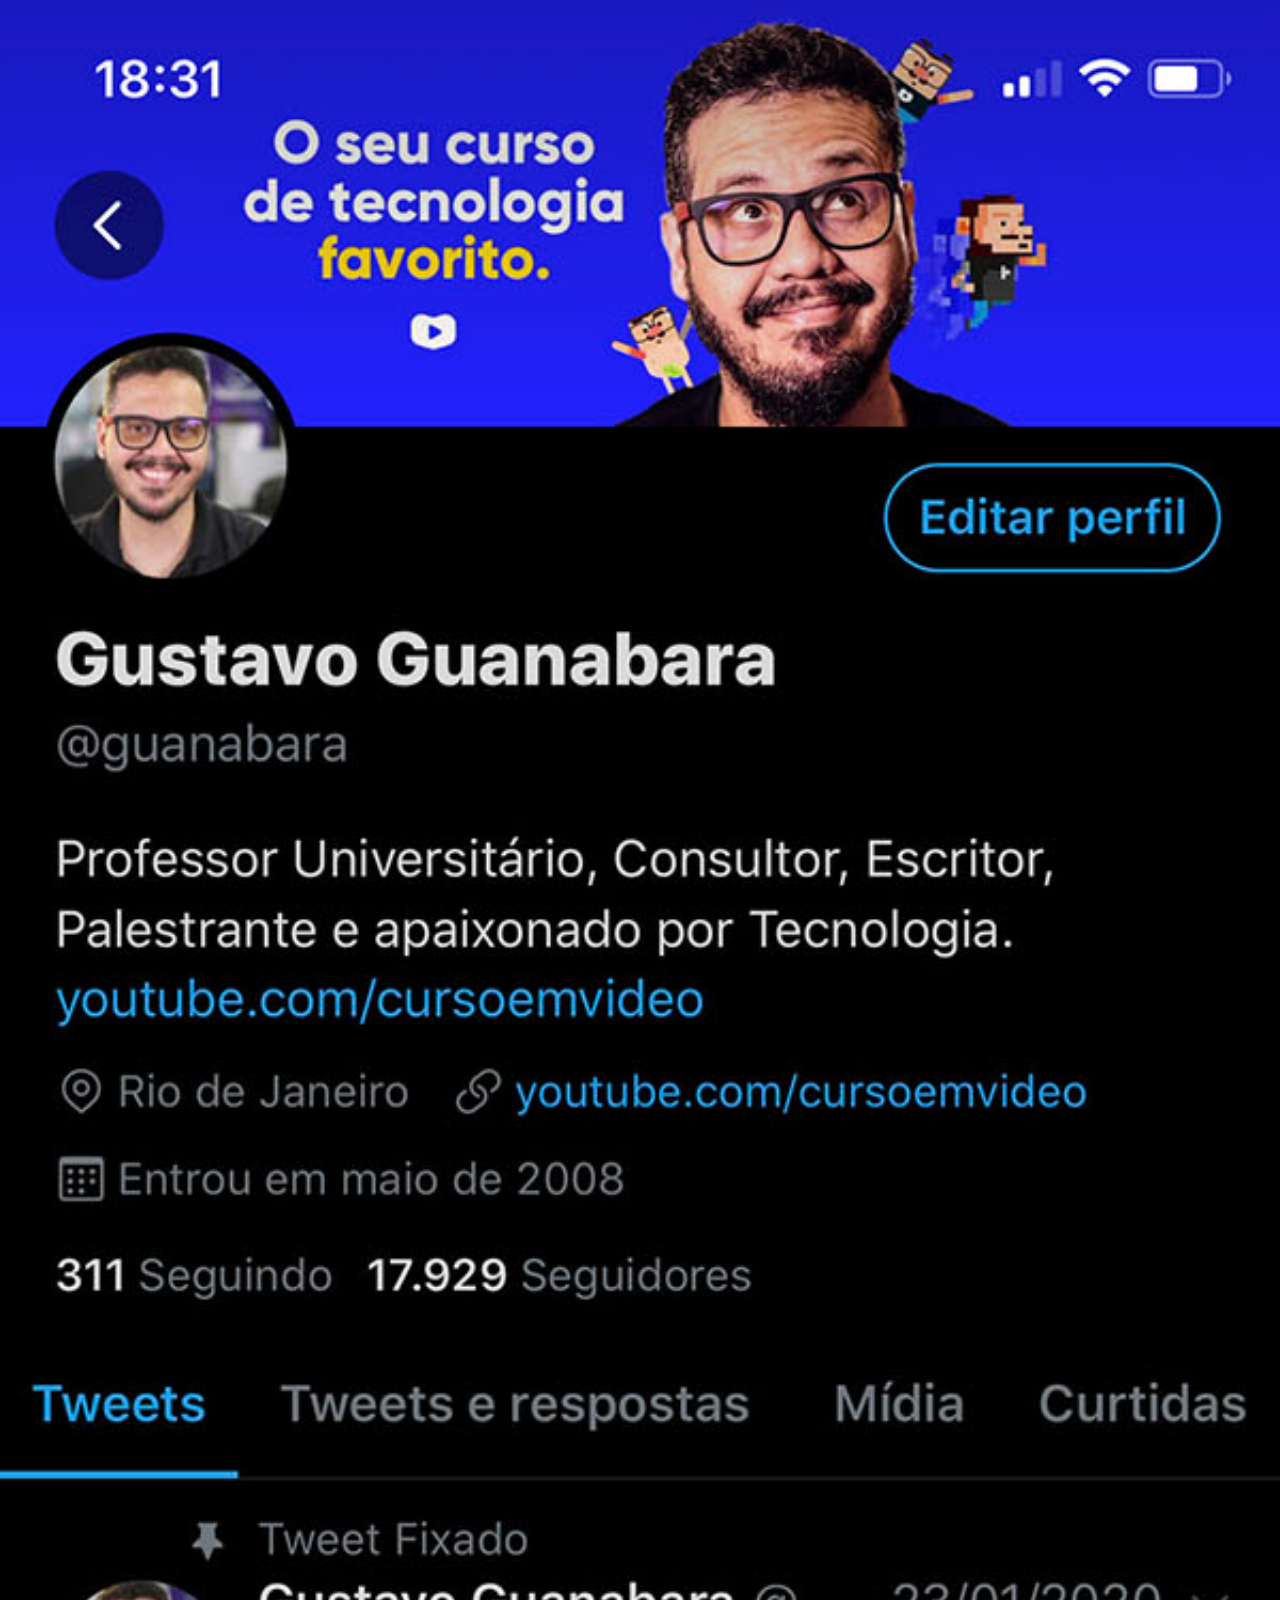
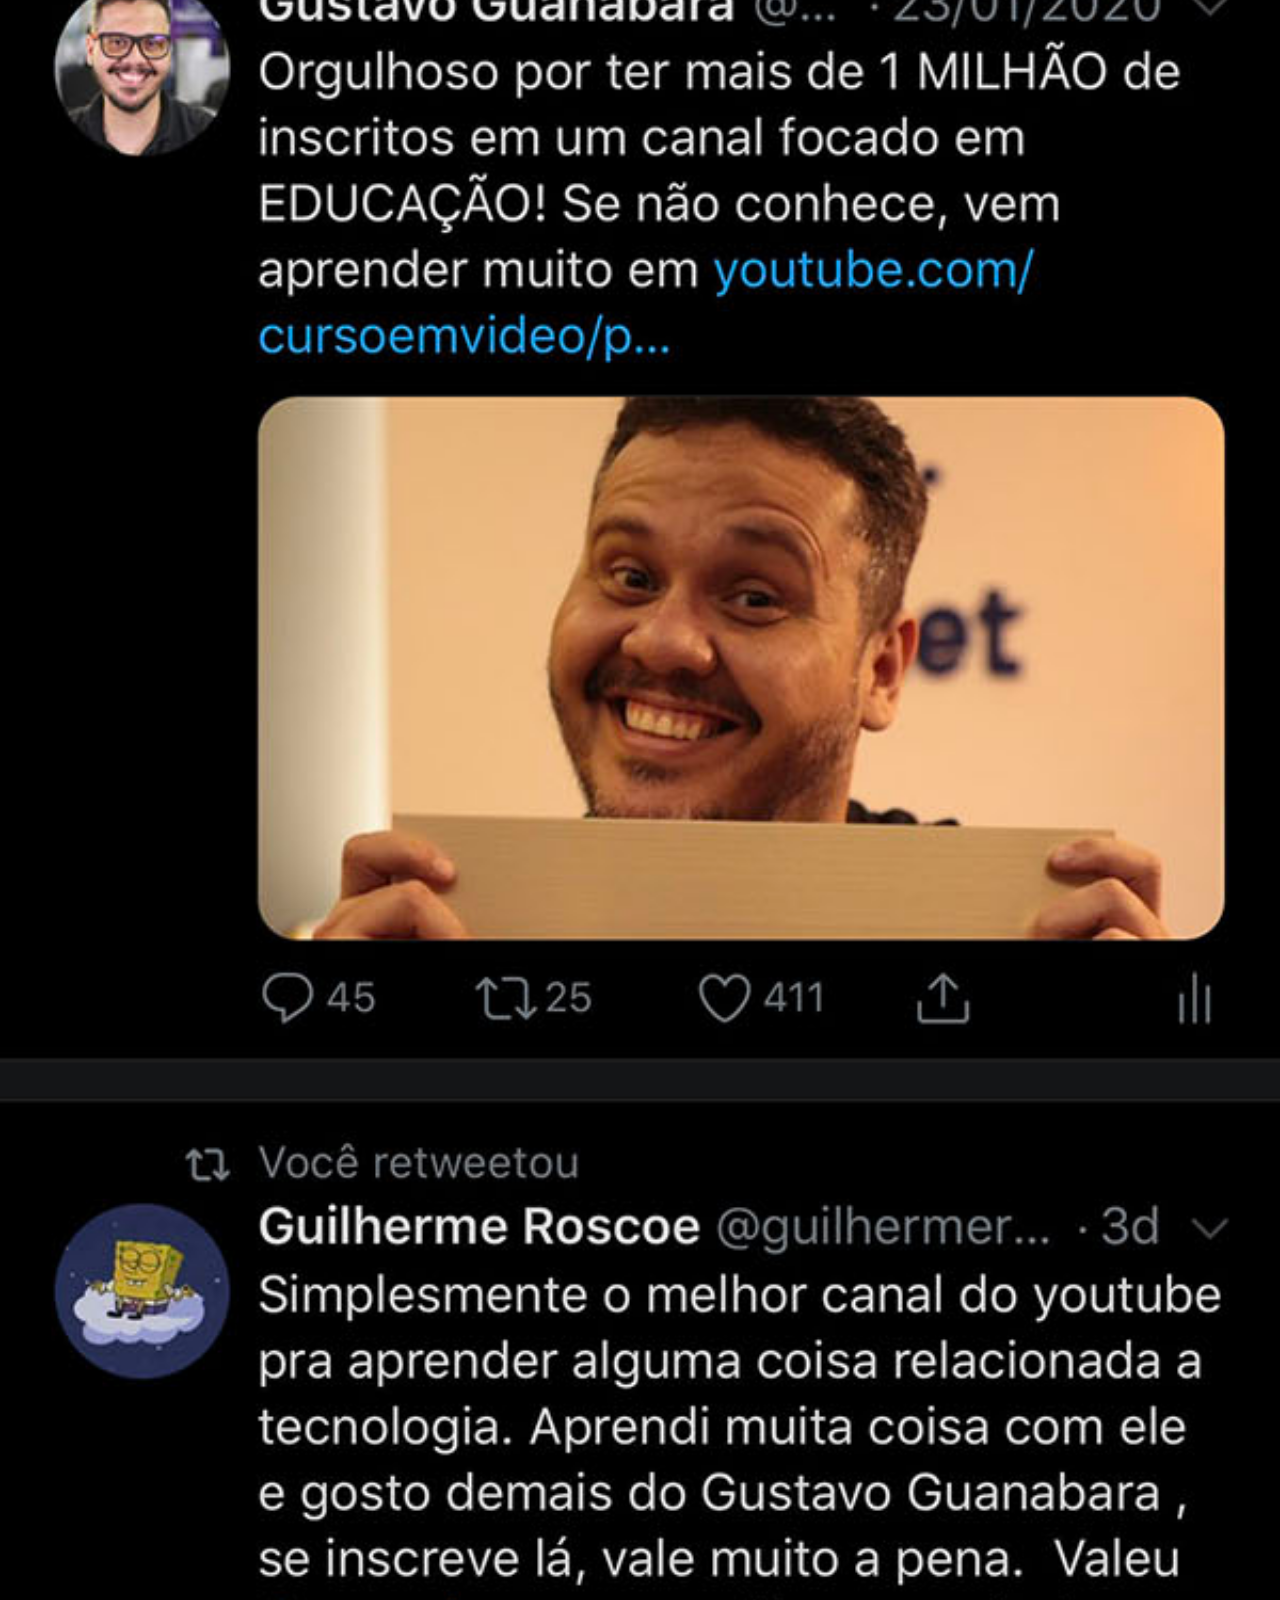
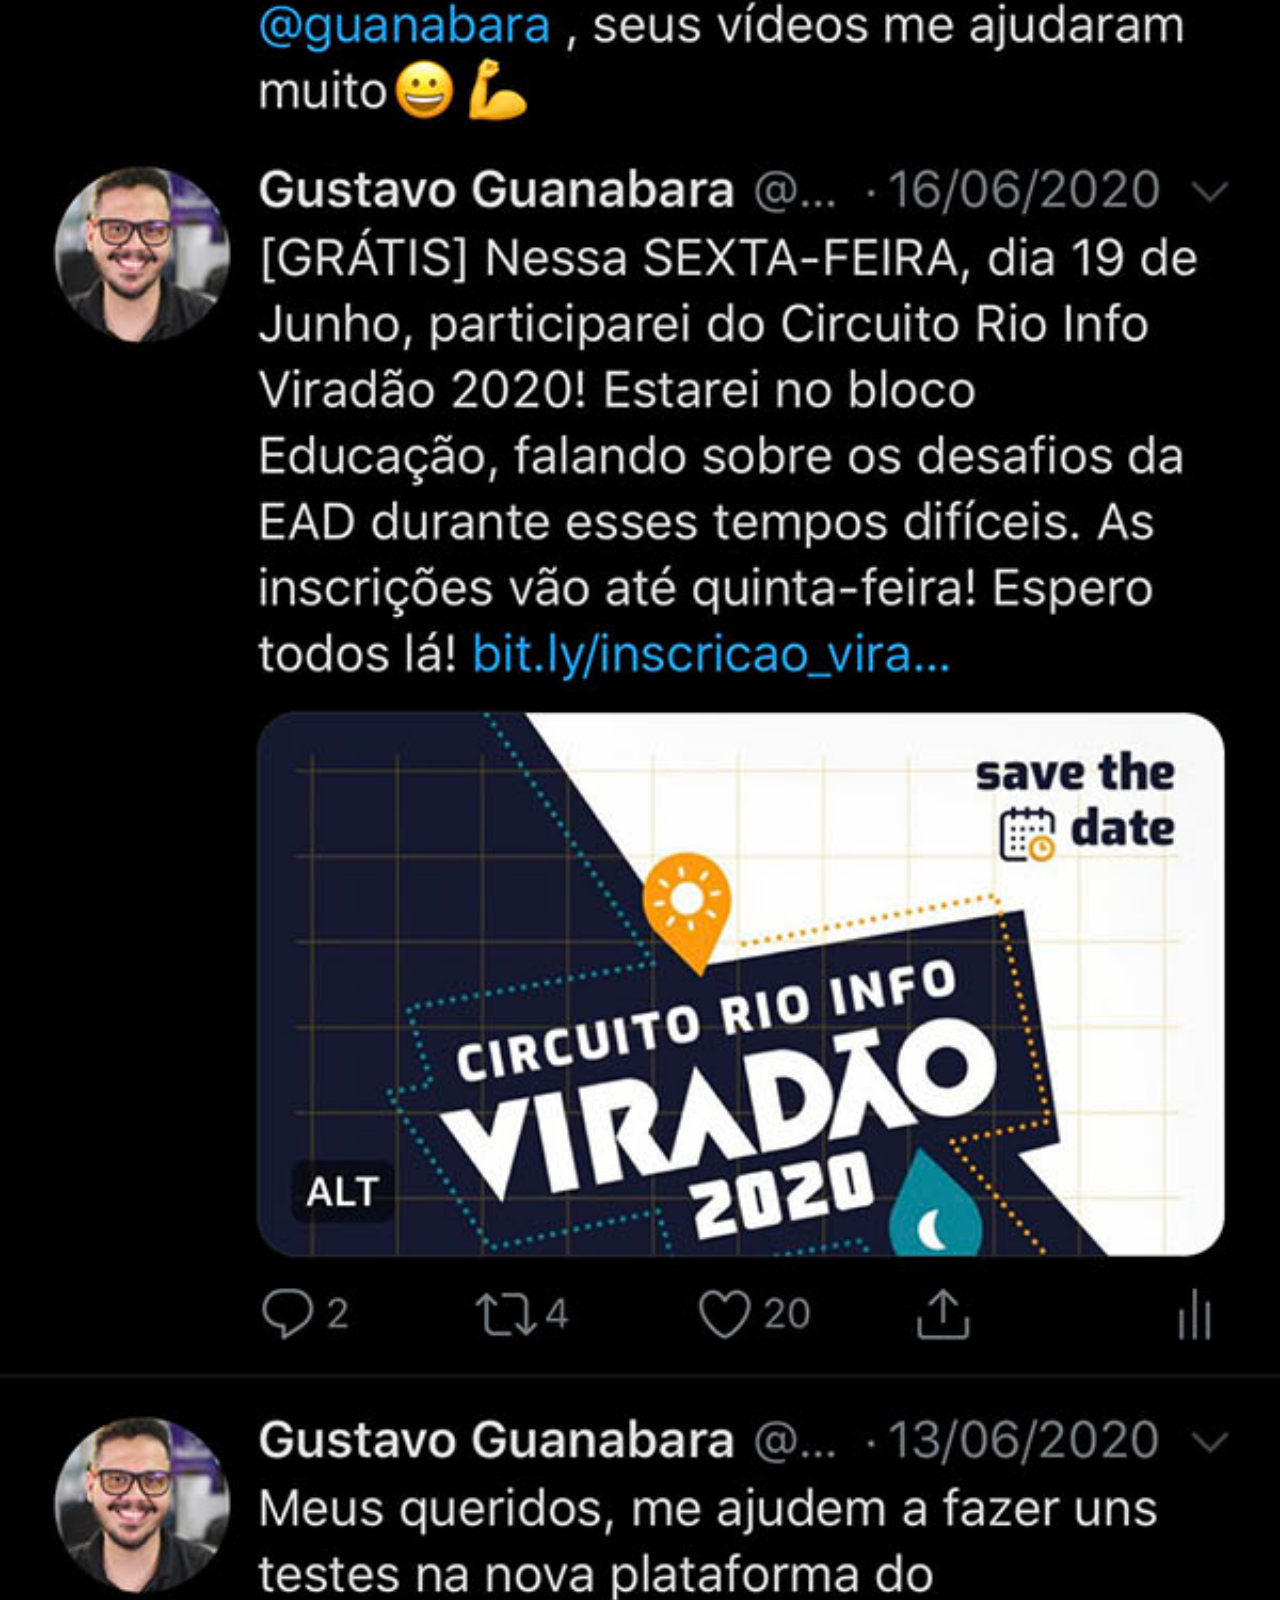
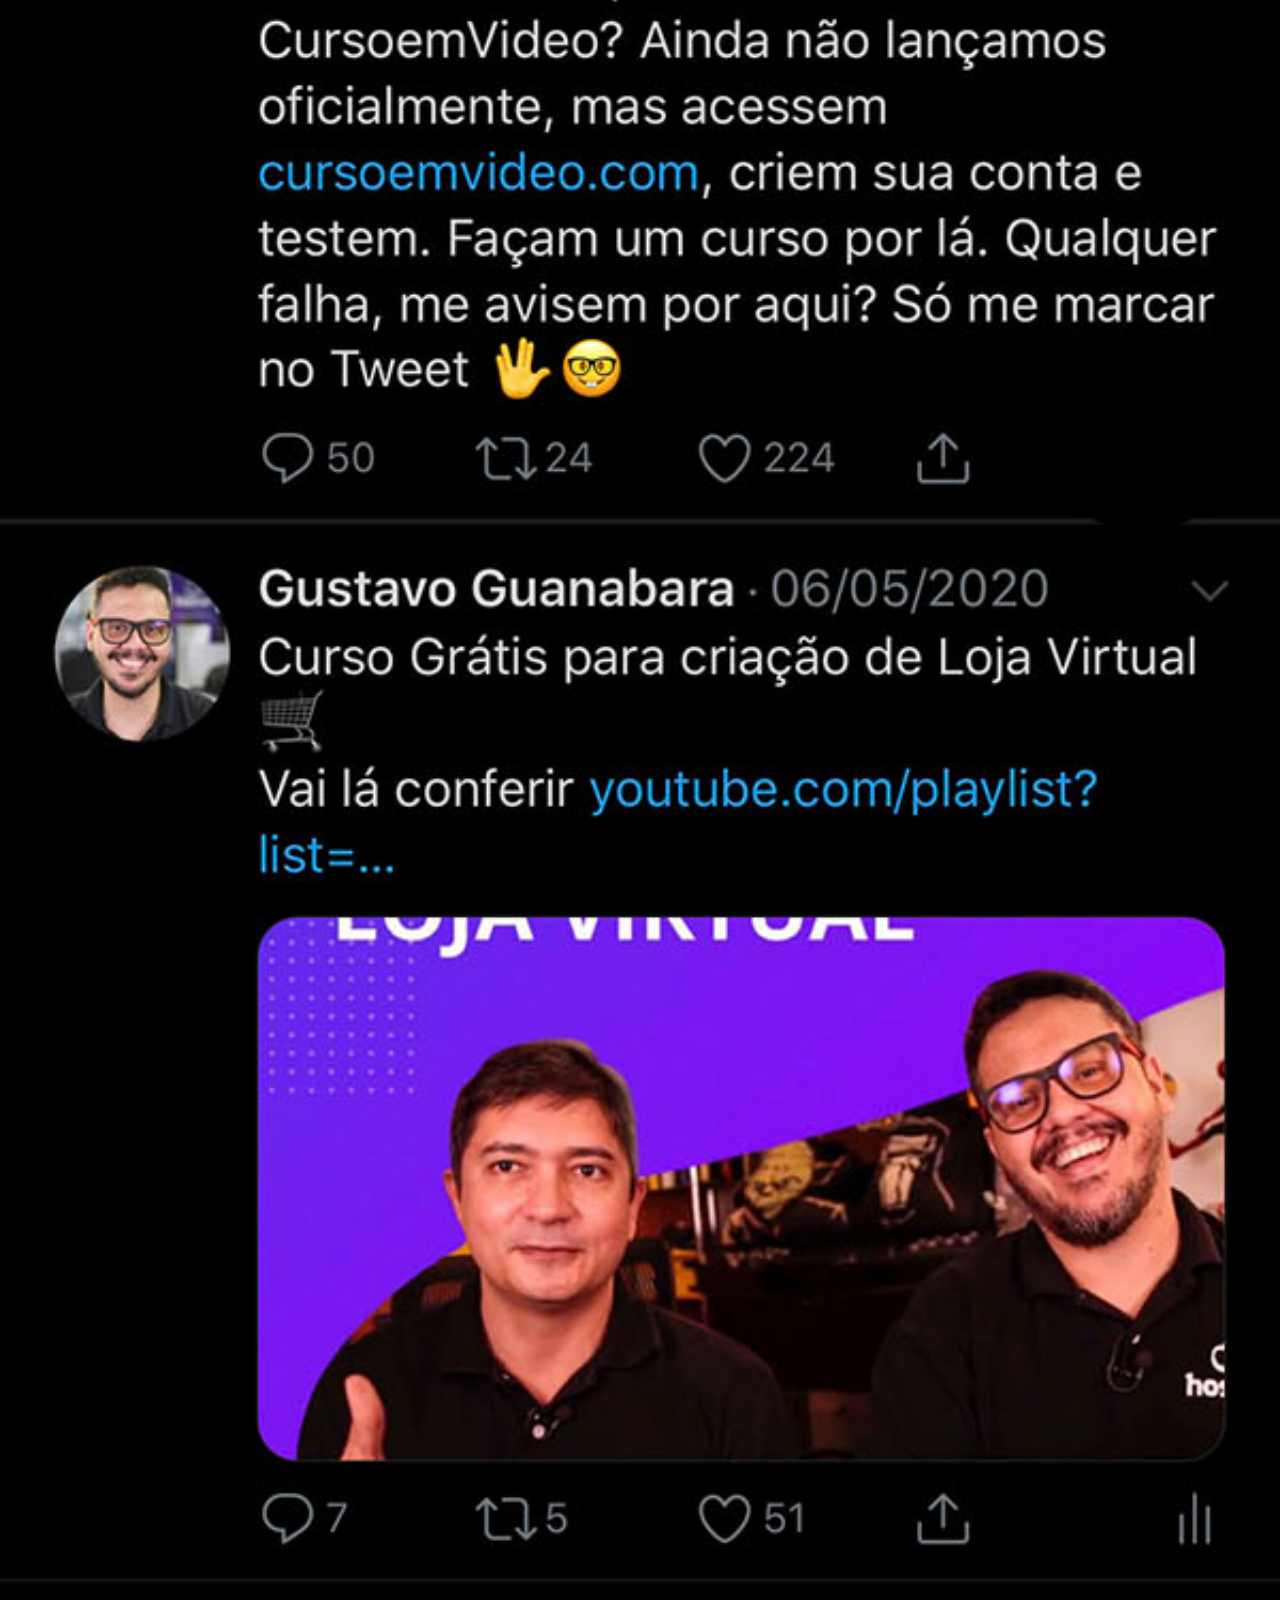
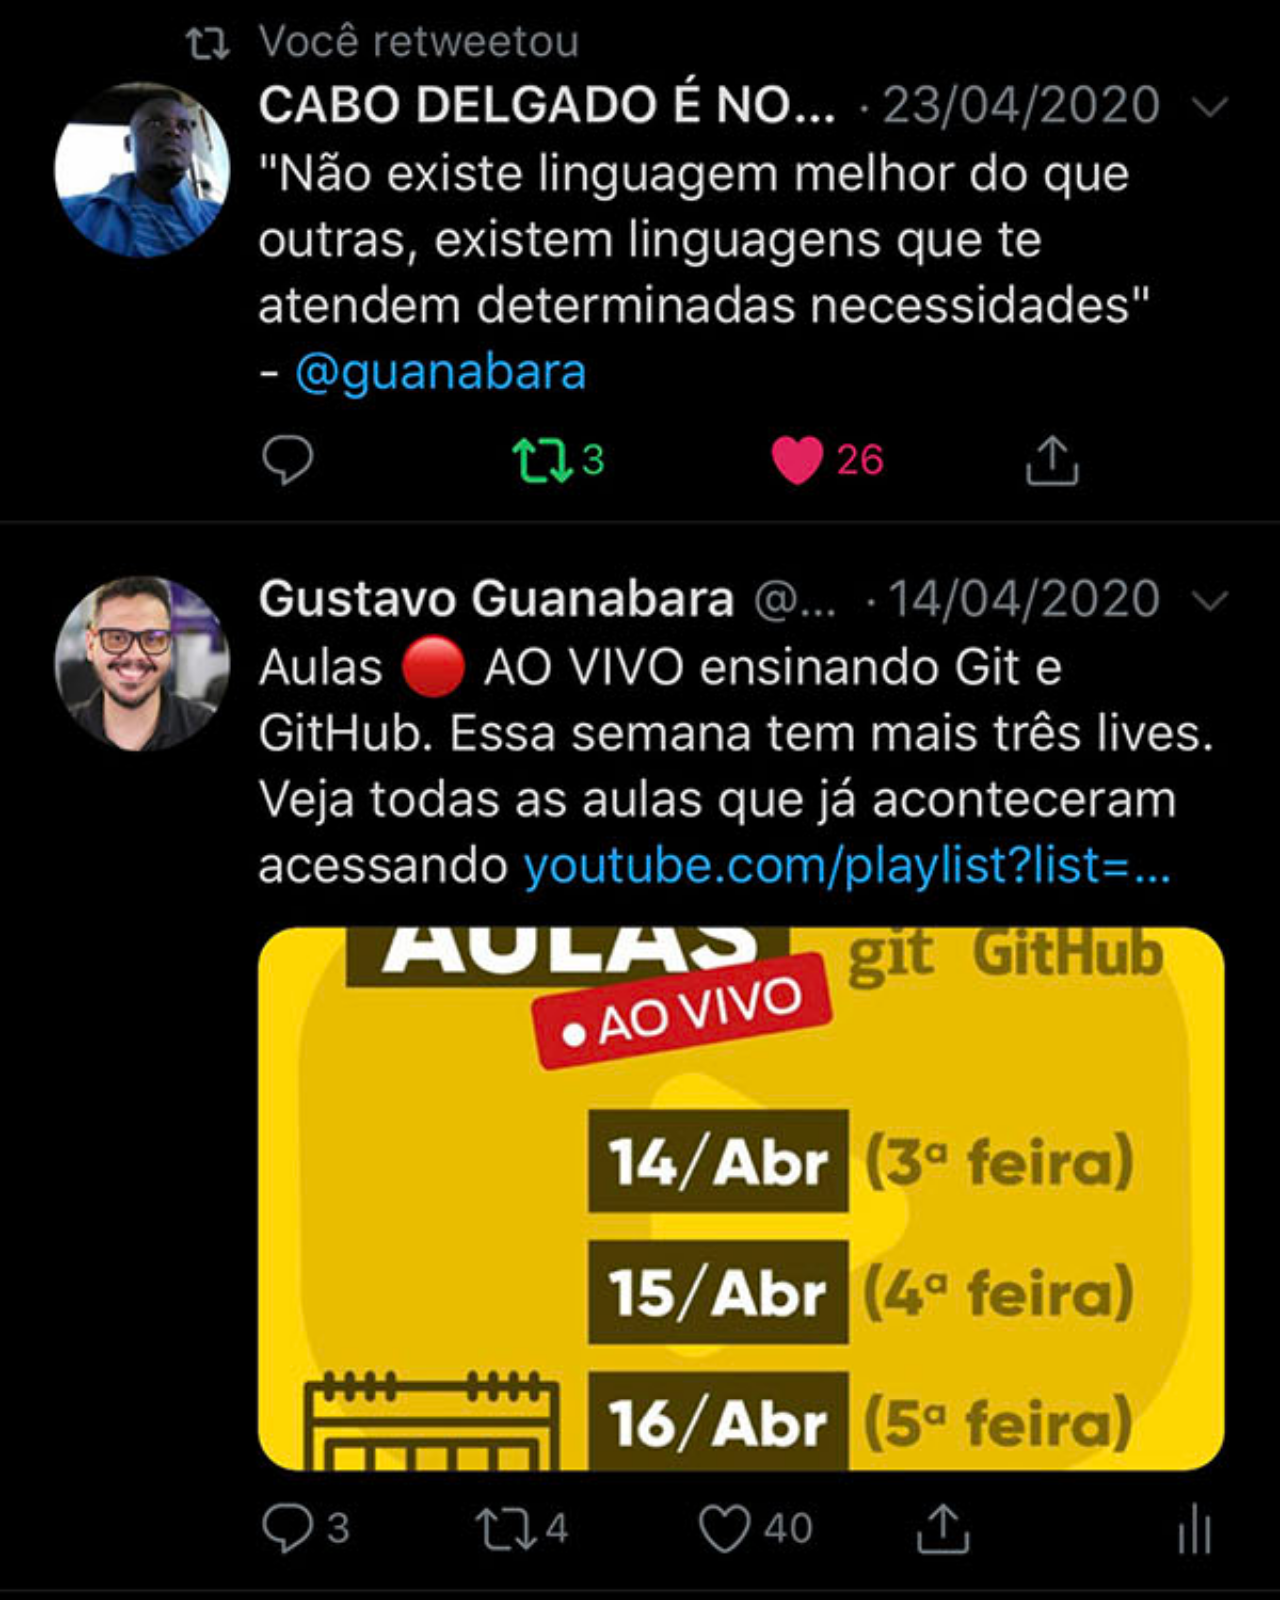
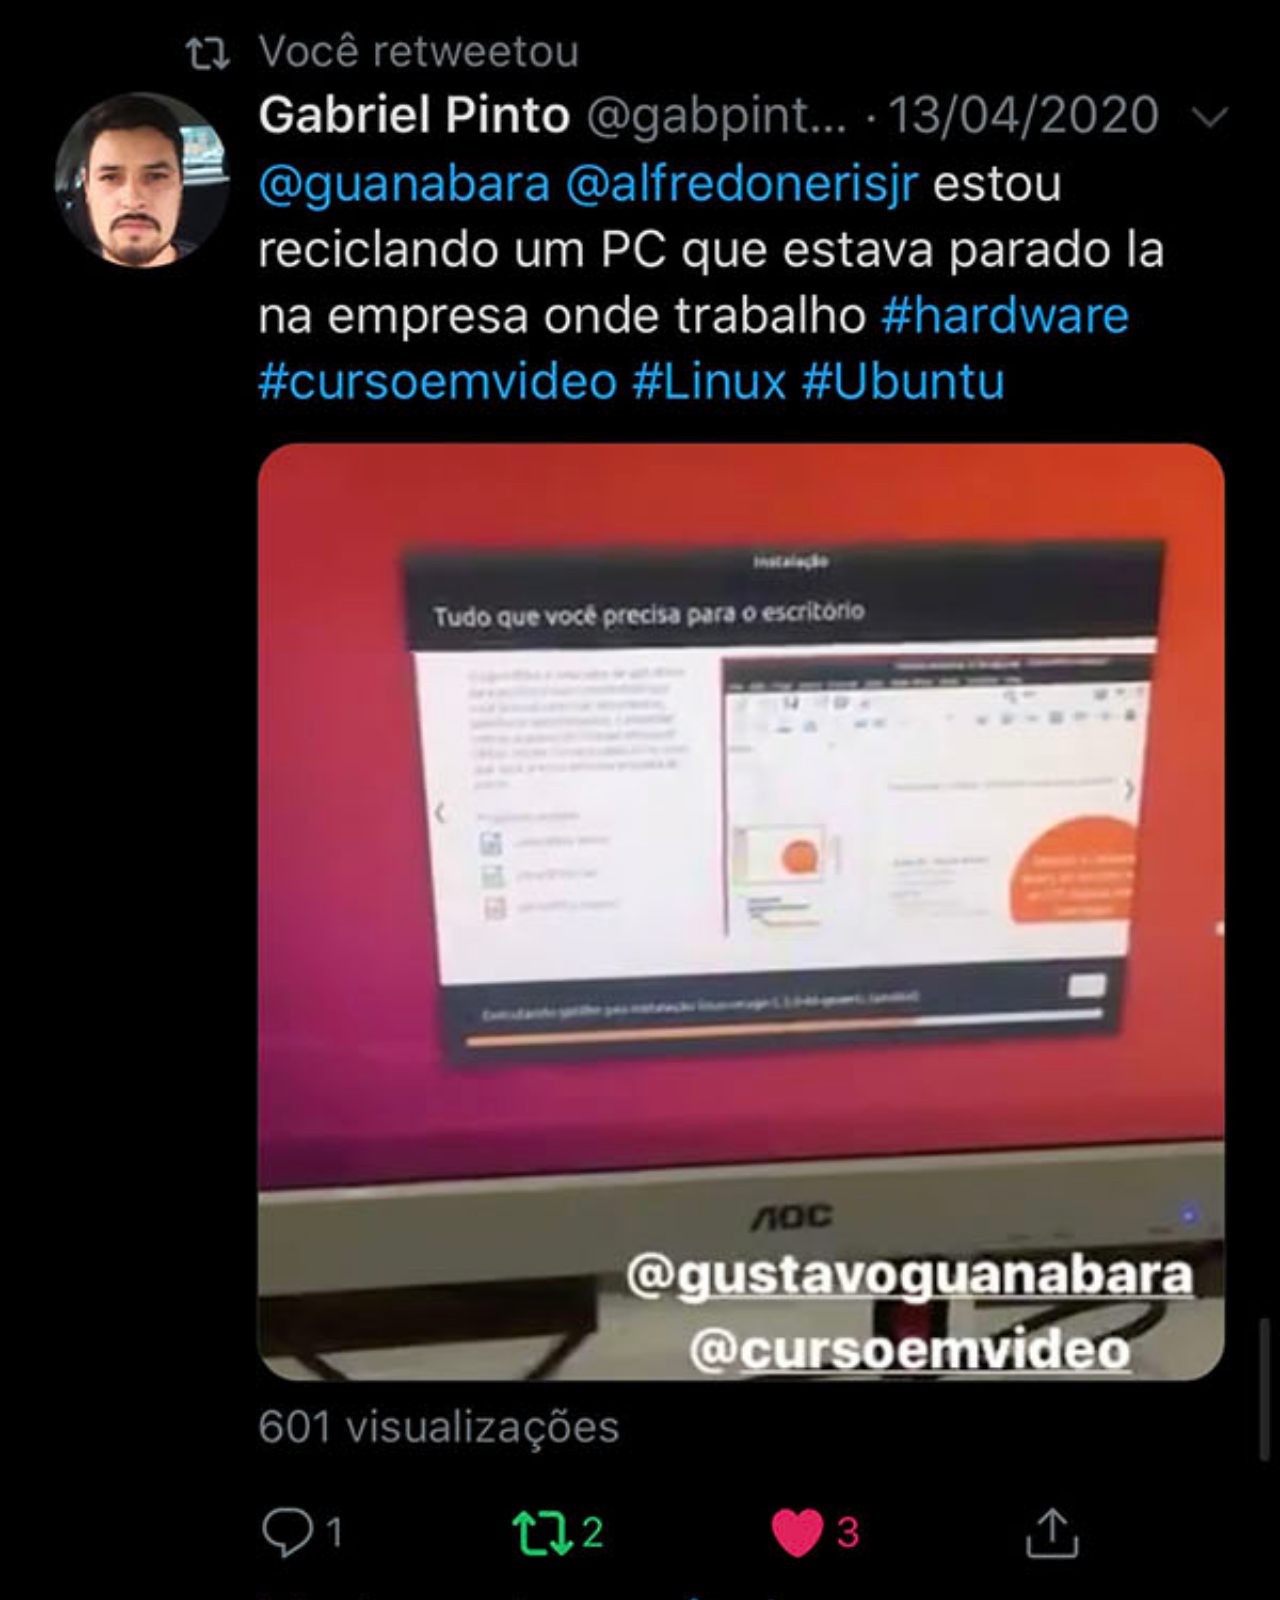
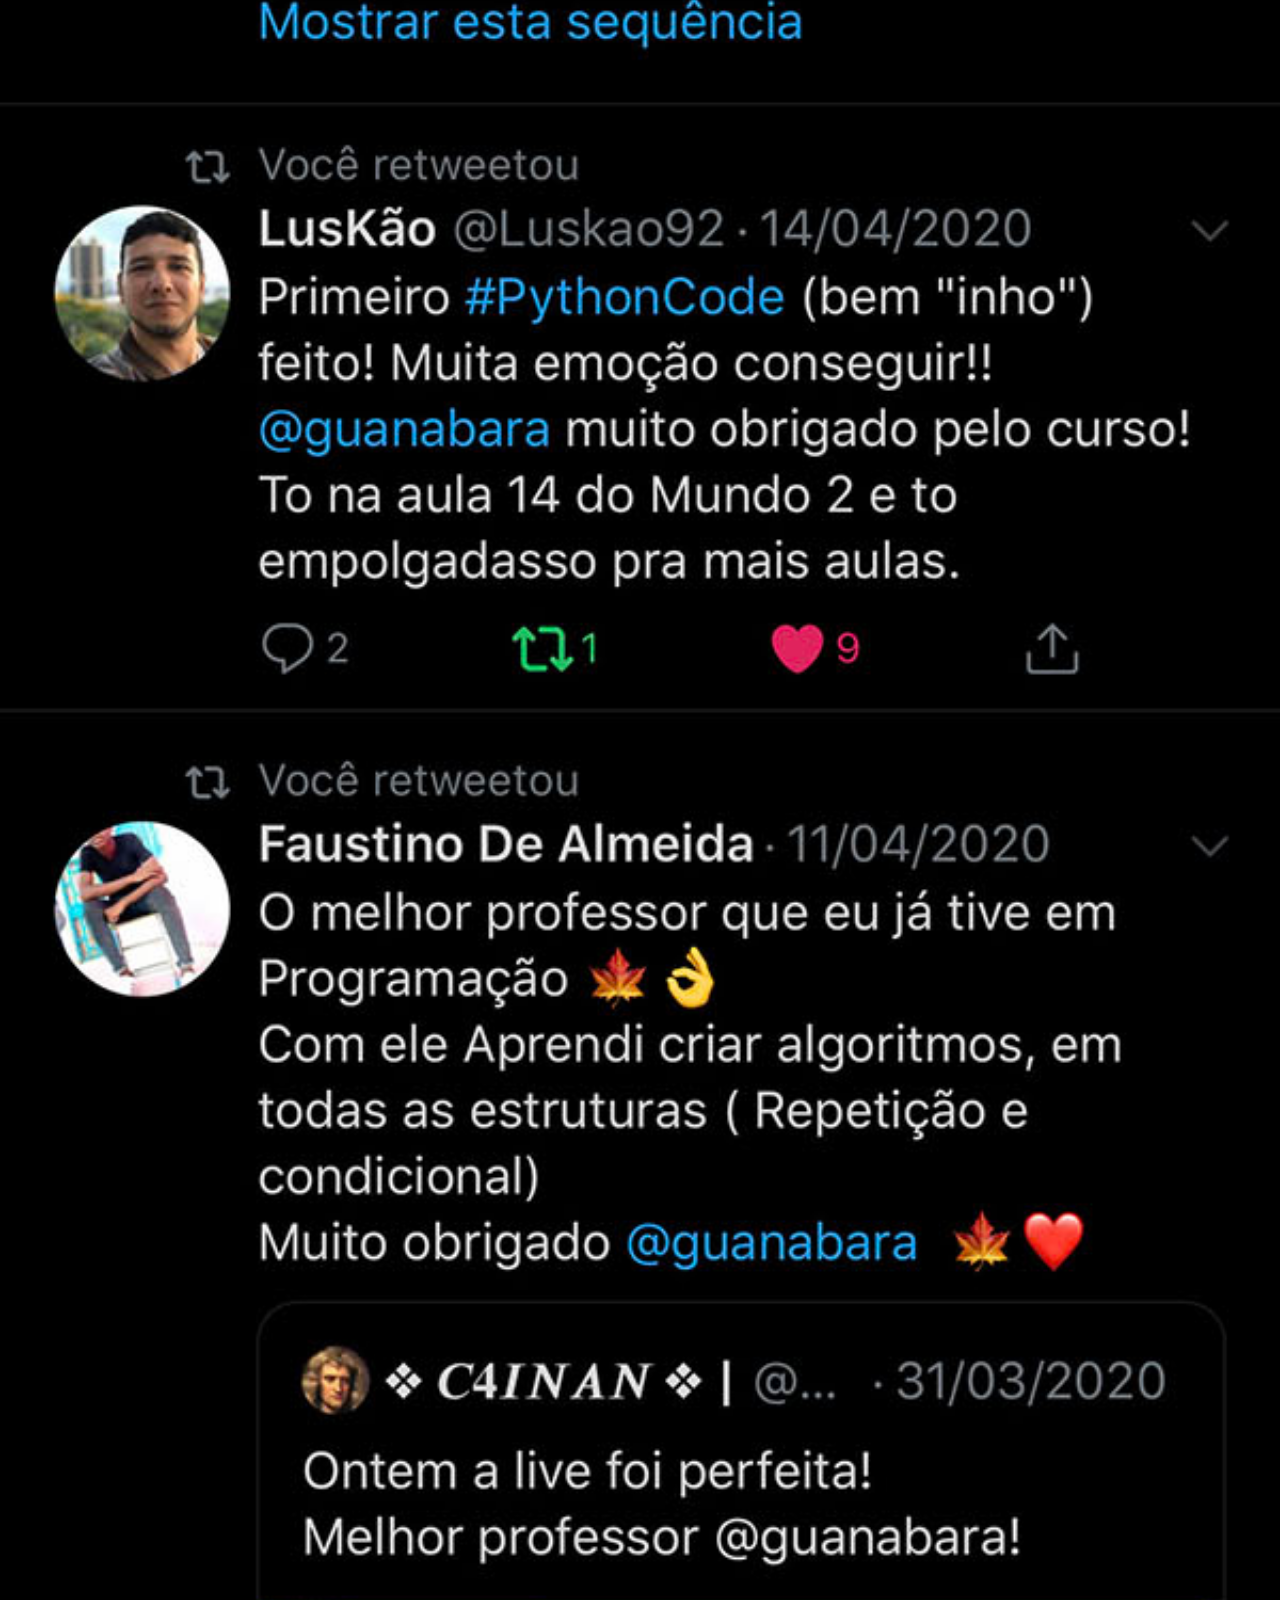
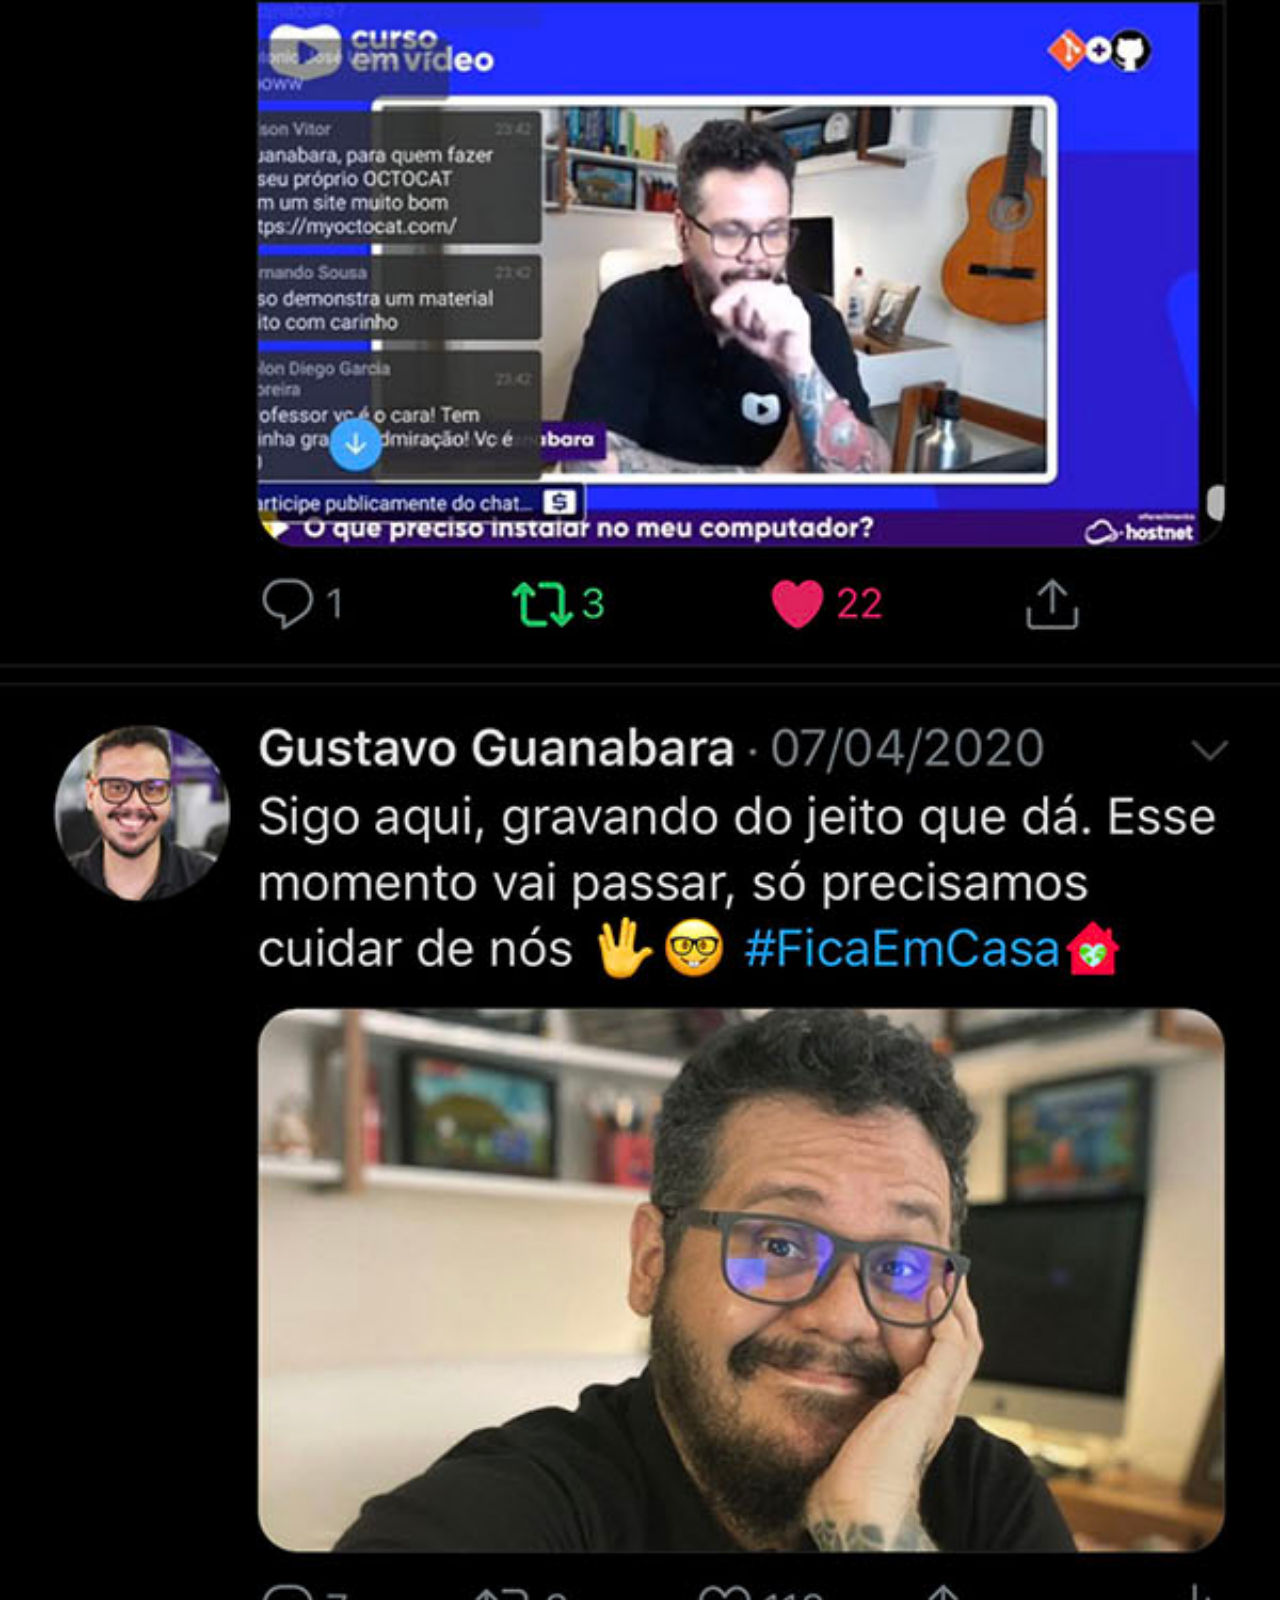
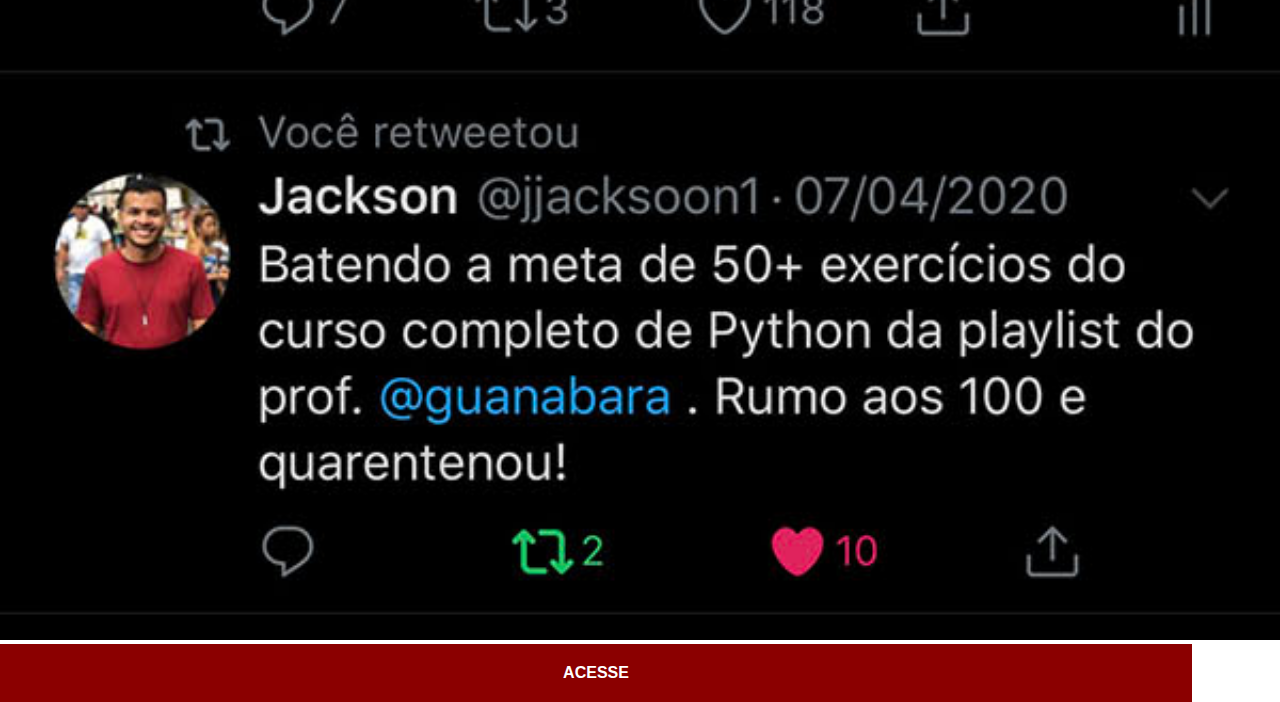
<file: twitter.html>
<!DOCTYPE html>
<html lang="pt-br">
<head>
    <meta charset="UTF-8">
    <meta http-equiv="X-UA-Compatible" content="IE=edge">
    <meta name="viewport" content="width=device-width, initial-scale=1.0">
    <title>Twitter</title>
    <link rel="stylesheet" href="estilos/redes_sociais.css">
</head>
<body>
    <img src="imagens/tela-twitter.jpg" alt="Twitter"><br>
    <a href="https://twitter.com" target="_blank">ACESSE</a>
</body>
</html>
</file>
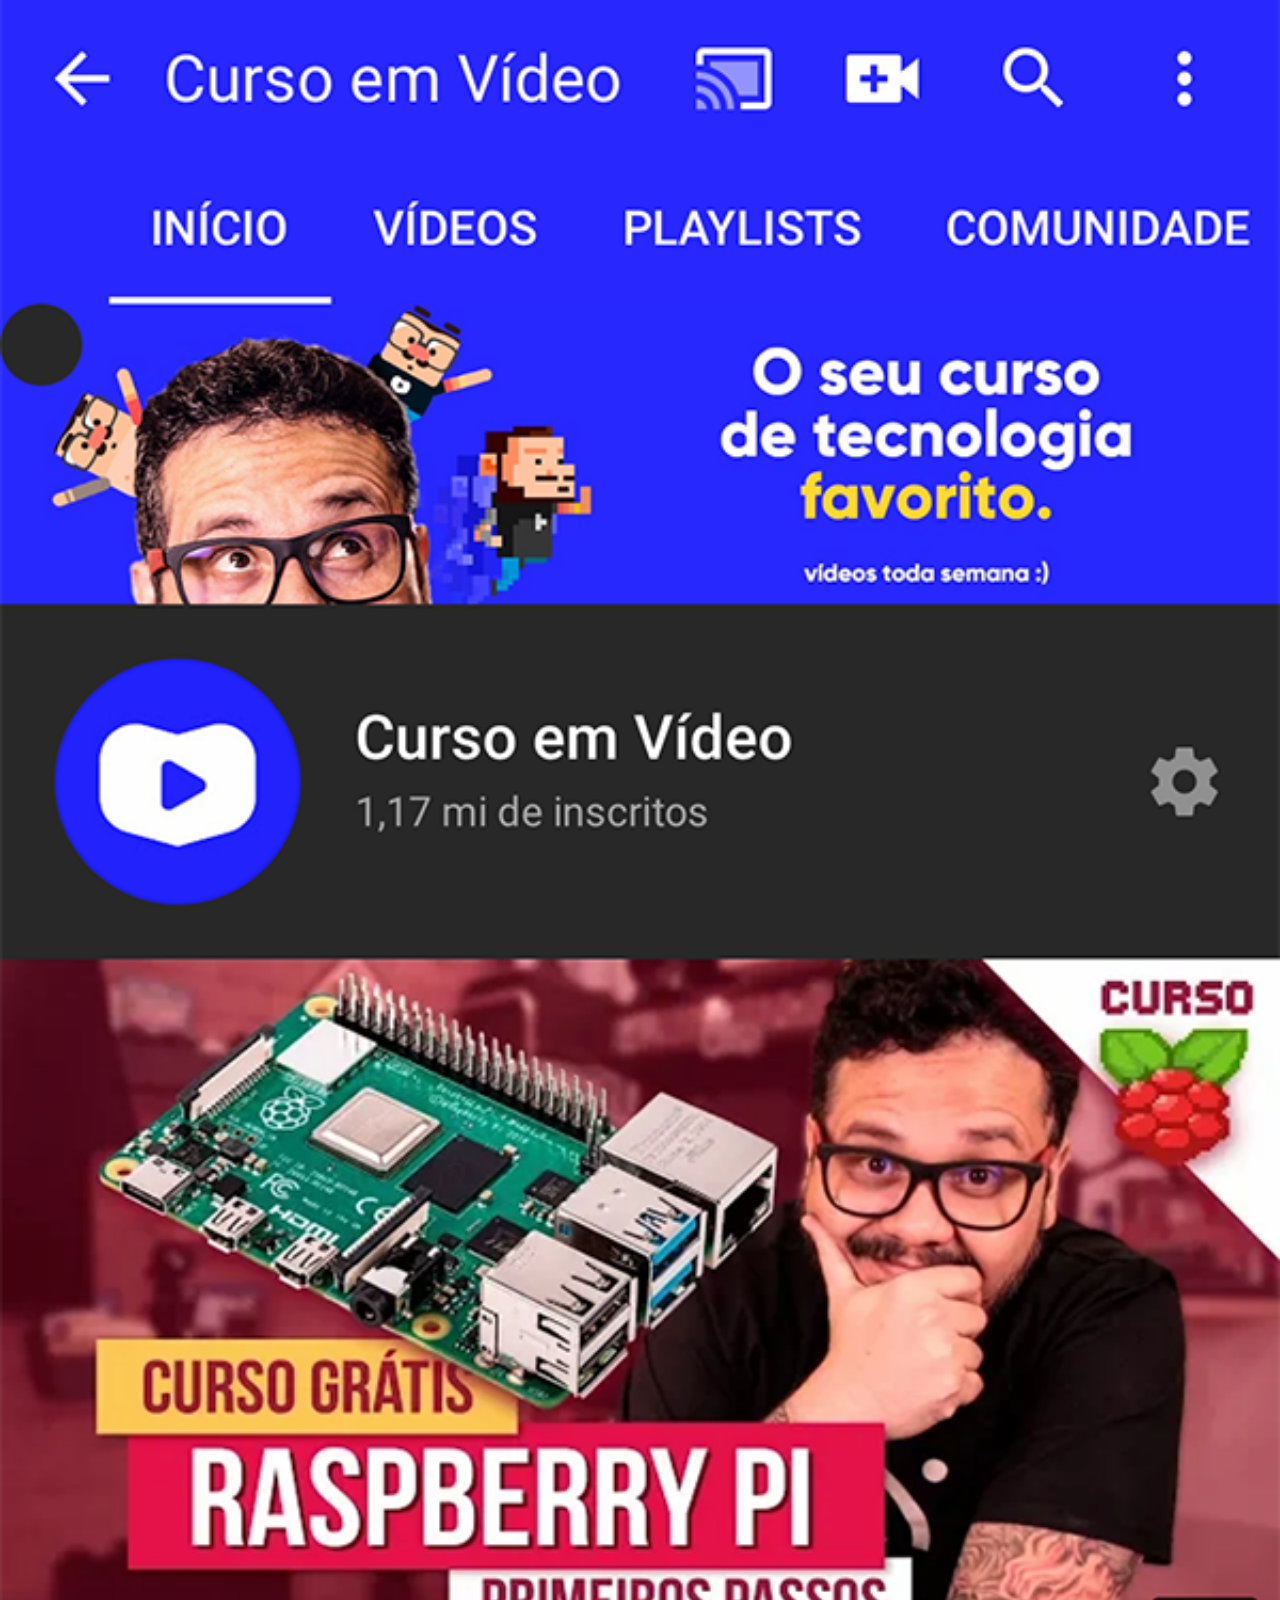
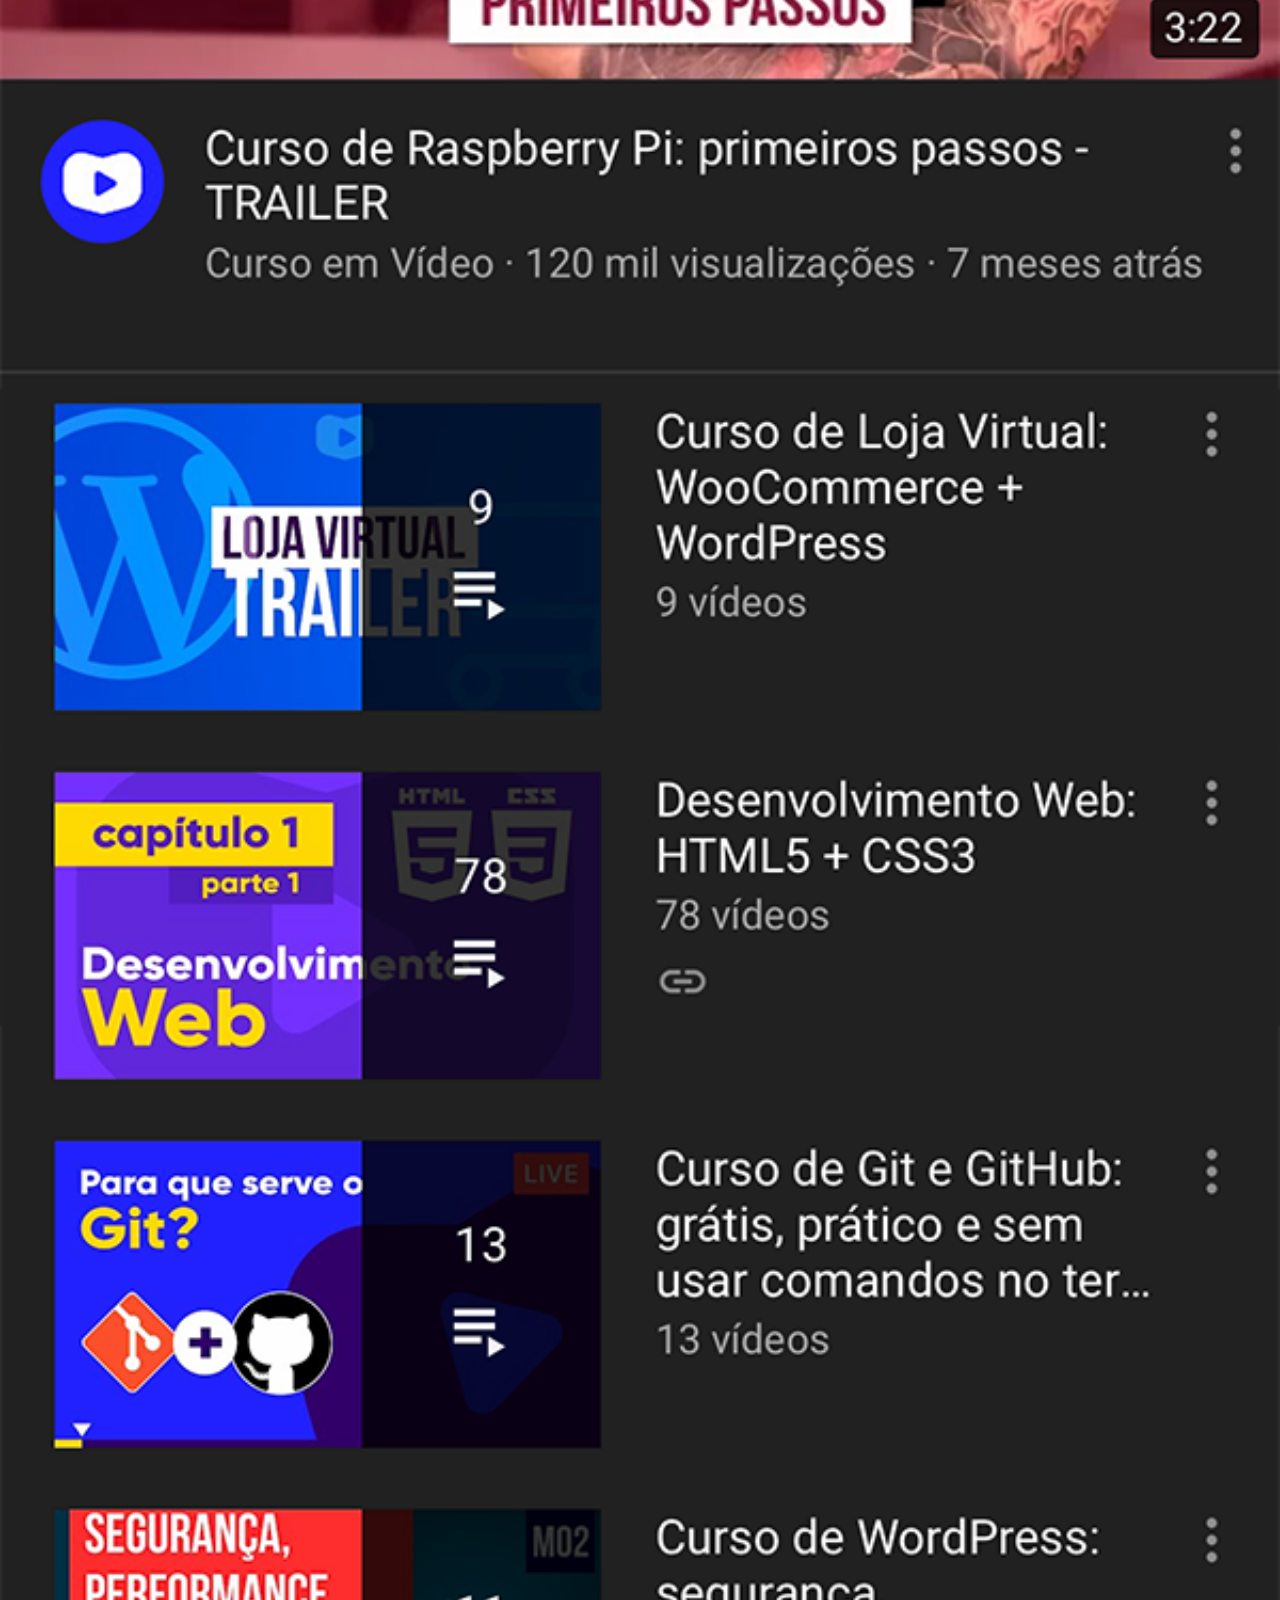
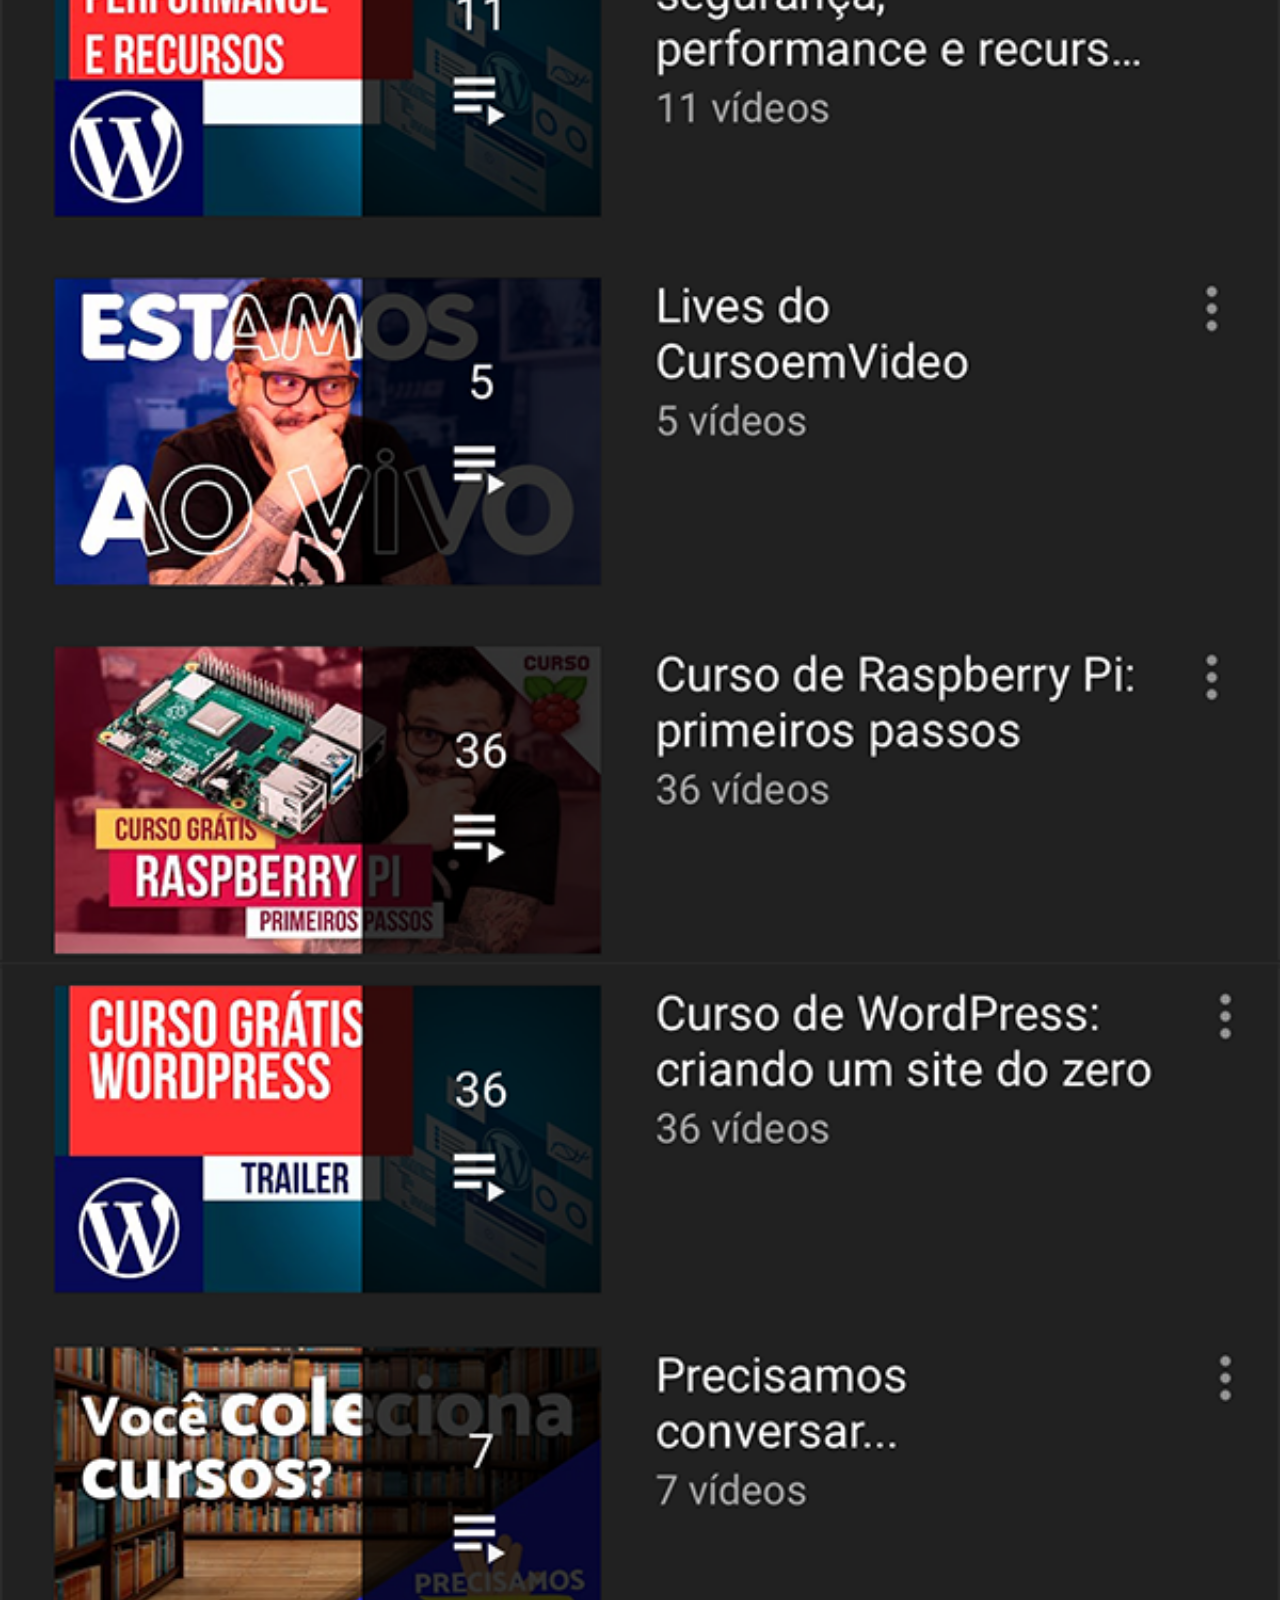
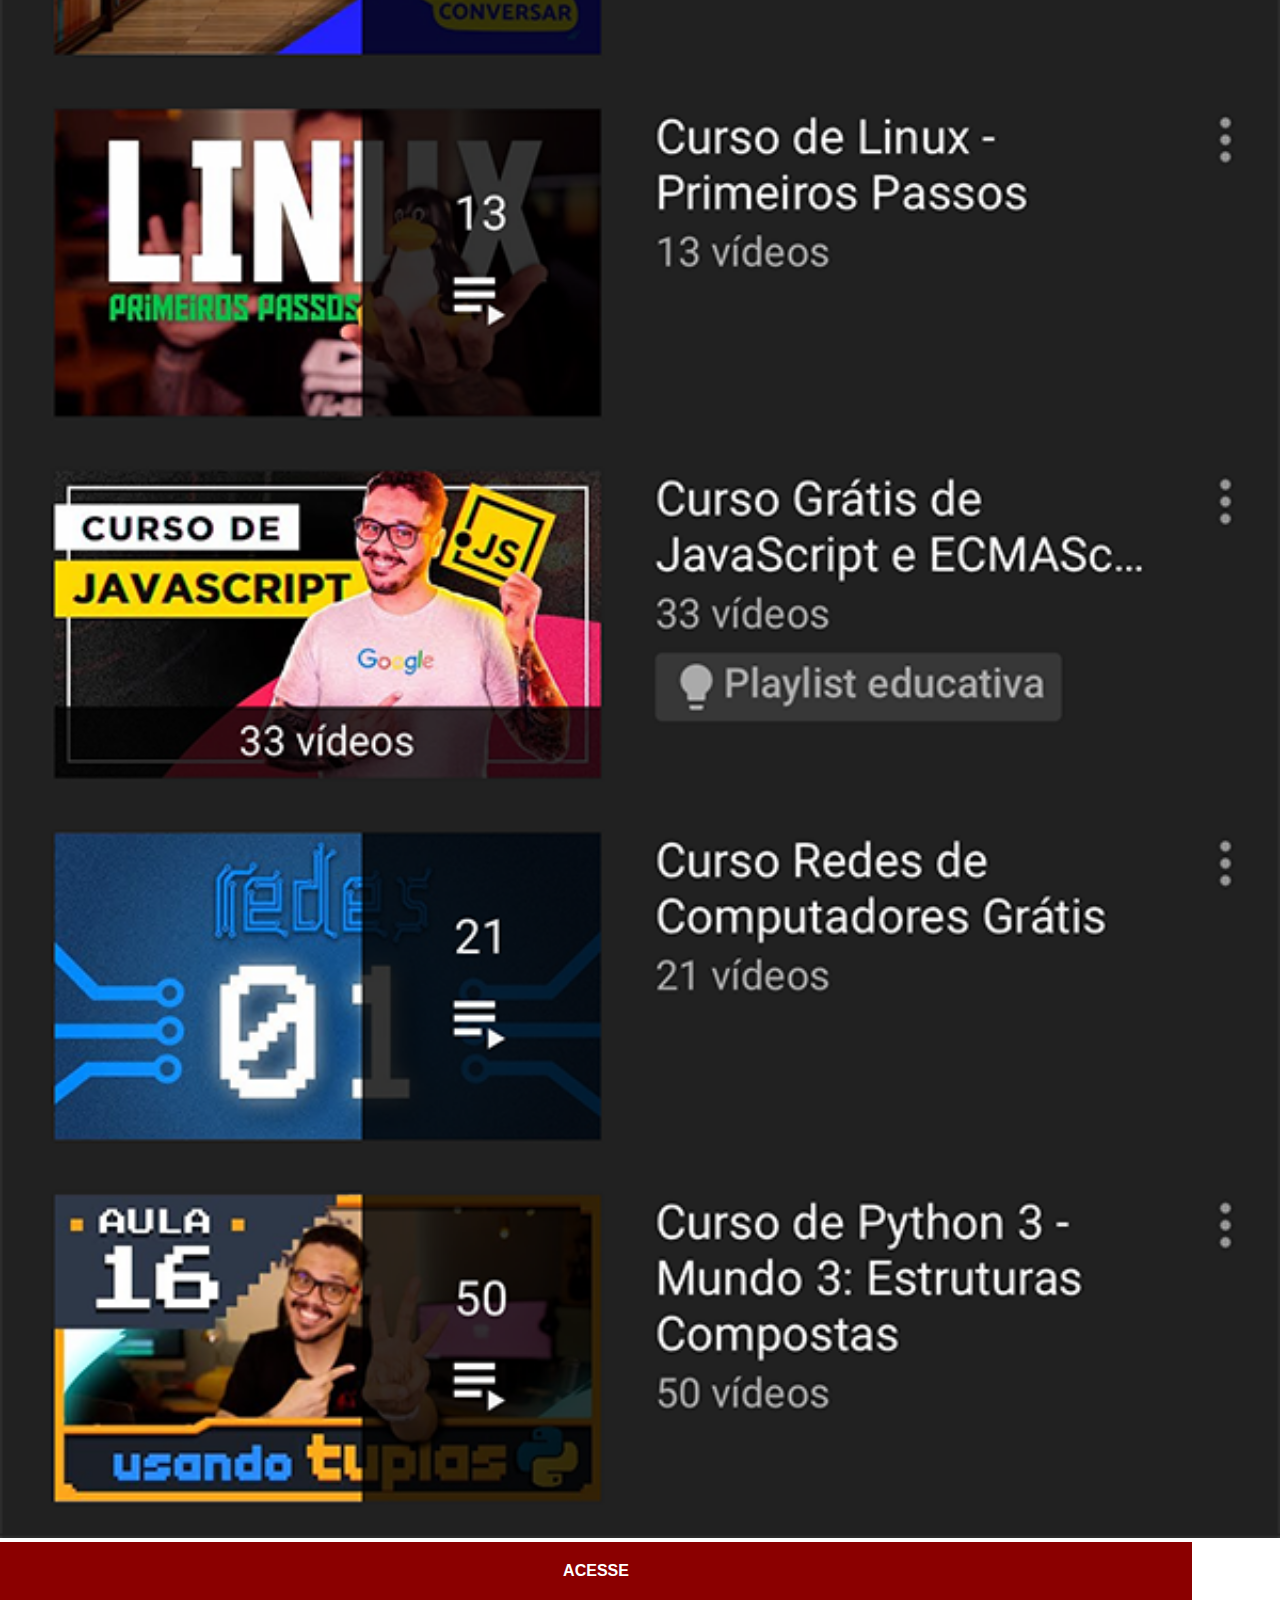
<file: youtube.html>
<!DOCTYPE html>
<html lang="pt-br">
<head>
    <meta charset="UTF-8">
    <meta http-equiv="X-UA-Compatible" content="IE=edge">
    <meta name="viewport" content="width=device-width, initial-scale=1.0">
    <title>Youtube</title>
    <link rel="stylesheet" href="estilos/redes_sociais.css">
</head>
<body>
    <img src="imagens/tela-youtube.png" alt="Youtube"><br>
    <a href="https://www.youtube.com/cursoemvideo" target="_blank">ACESSE</a>
        
</body>
</html>
</file>
<file: estilos/style.css>
@charset "UTF8";
*{
    margin: 0px;
    padding: 0px;
    font-family: Arial, Helvetica, sans-serif;
}
html, body{
    background:hsl(35, 80%, 50%)url(../imagens/fundo-madeira.jpg) center center/cover no-repeat fixed;/* estrutura de shorthand para background-img*/
    height: 100vh;
    width: 95vw;;
    
}
main{
    position: relative;
    height:100vh;
}
section#telefone{
    background: url(../imagens/frame-iphone.png);
    position: absolute;
    top: 50%;
    left: 50%;
    transform: translate(-50%,-50%);
    height: 627px;
    width: 311px;
}
iframe#tela{
    position: relative;
    top: 80px;
    left: 22px;
    width: 267px;
    height: 471px;
}
section#redes-sociais{
    text-align: right;
}

section#redes-sociais img{
    width: 50px;
    margin: 10px;
    border-radius: 50%;
    box-shadow: 1px 2px 5px rgba(0, 0, 0, 1);
    box-sizing: border-box;
}
section#redes-sociais img:hover{
    border: 2px solid rgb(245, 245, 245);
    transition: 0.1s;
    transition-delay: 0.3s;
    transform: translate(0px, -3px);
    
    
}
</file>
<file: estilos/redes_sociais.css>
*{
    margin: 0px;
    padding: 0px;;
    font-family: Arial, Helvetica, sans-serif;
}
::-webkit-scrollbar{
    width: 0px;
    height: 0px;
}
img{
    width: 100vw;
}
a{
    font-weight: bolder;
    background-color: darkred;
    color: white;
    padding:20px;
    text-align:center ;
    display: block;
    width: 90vw;
    text-decoration: none;
}
a:hover{
    background-color: red;
    text-decoration: underline;
}
</file>
